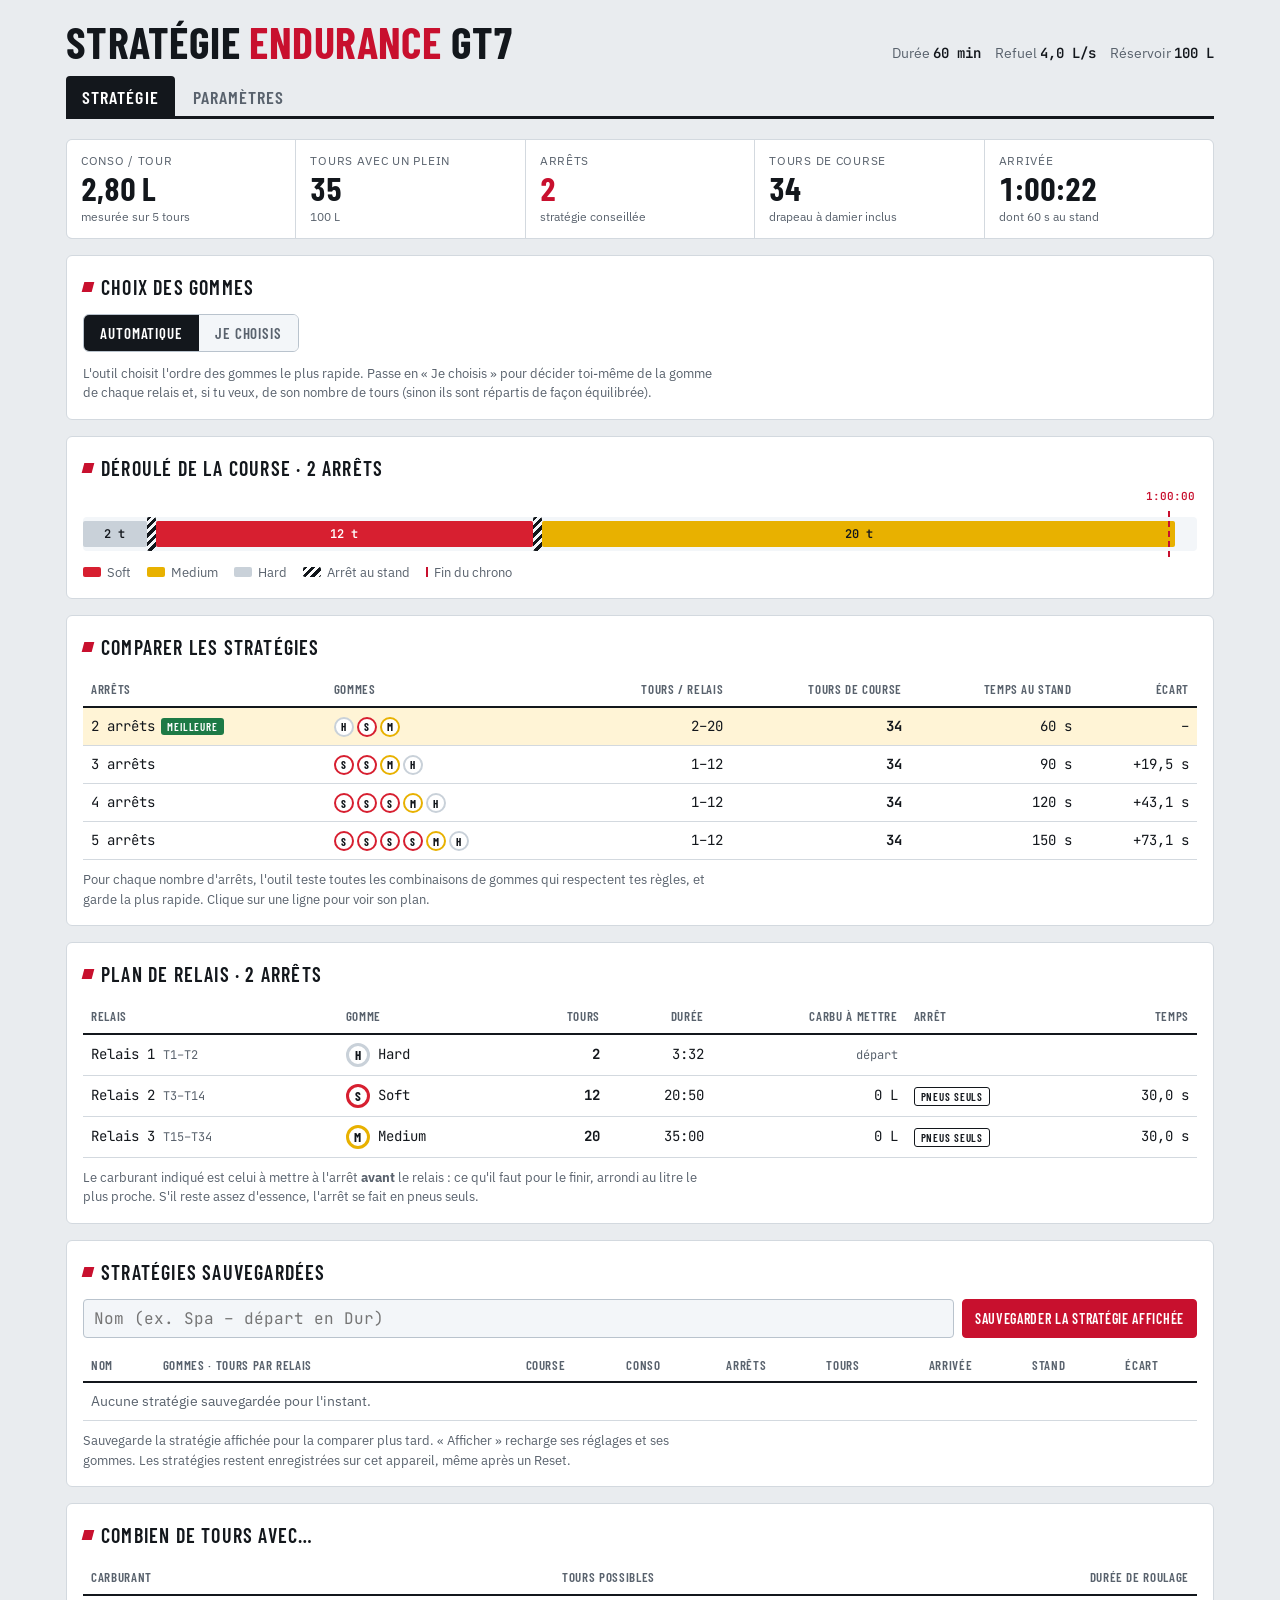
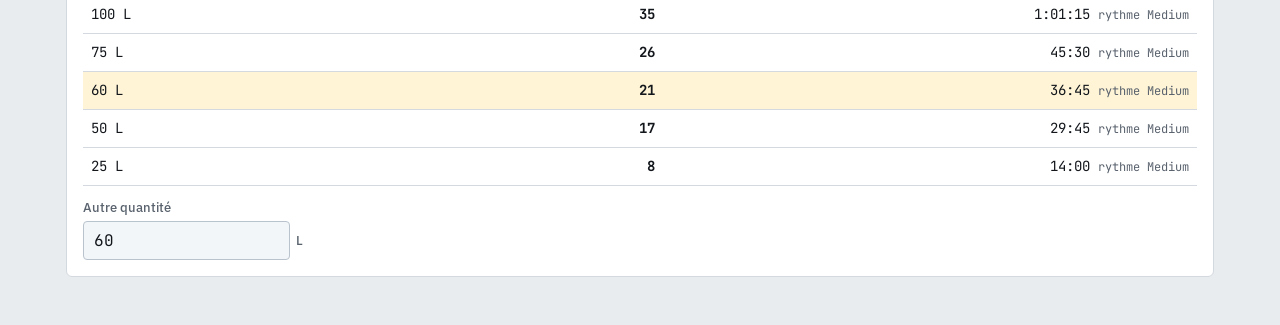
<file: index.html>
<!doctype html>
<html lang="fr">
<head>
<meta charset="utf-8">
<meta name="viewport" content="width=device-width,initial-scale=1,viewport-fit=cover">
<title>Stratégie Endurance GT7</title>
<meta name="description" content="Calculateur de stratégie d'endurance pour Gran Turismo 7 : conso, gommes, arrêts au stand.">
<meta name="theme-color" content="#e9ecef" media="(prefers-color-scheme: light)">
<meta name="theme-color" content="#11151a" media="(prefers-color-scheme: dark)">
<meta name="apple-mobile-web-app-capable" content="yes">
<meta name="mobile-web-app-capable" content="yes">
<meta name="apple-mobile-web-app-status-bar-style" content="default">
<meta name="apple-mobile-web-app-title" content="Strat GT7">
<link rel="manifest" href="manifest.webmanifest">
<link rel="apple-touch-icon" href="icons/apple-touch-icon.png">
<link rel="icon" type="image/png" sizes="192x192" href="icons/icon-192.png">
<link rel="preconnect" href="https://fonts.googleapis.com">
<link rel="preconnect" href="https://fonts.gstatic.com" crossorigin>
<link rel="stylesheet" href="https://fonts.googleapis.com/css2?family=Barlow+Condensed:wght@500;600;700&family=IBM+Plex+Sans:wght@400;500;600&family=JetBrains+Mono:wght@400;600&display=swap">
<style>
/* Mur des stands : deux onglets, Stratégie (lecture) et Paramètres (saisie) */
:root{
  --bg:#e9ecef; --surface:#ffffff; --fg:#13171c; --muted:#59626d; --line:#d3d9df;
  --accent:#c8102e; --accent-soft:#fbe6e9; --flag:#a87a00; --flag-soft:#fff4d6; --ok:#1d7a46; --ok-soft:#e1f3e8;
  --input:#f3f6f9; --input-line:#b9c3cd;
  --soft:#d71f30; --med:#e8b100; --hard:#c9d1d9;
  --f-display:"Barlow Condensed","Arial Narrow",sans-serif;
  --f-body:"IBM Plex Sans",system-ui,sans-serif;
  --f-mono:"JetBrains Mono",ui-monospace,Menlo,monospace;
}
@media (prefers-color-scheme:dark){:root:not([data-theme="light"]){
  --bg:#11151a; --surface:#1a2027; --fg:#e7ebef; --muted:#97a1ac; --line:#2c343e;
  --accent:#ff5468; --accent-soft:#3a1d24; --flag:#ffc833; --flag-soft:#3a3118; --ok:#4cc583; --ok-soft:#173226;
  --input:#11161c; --input-line:#3a4552; --soft:#ff4a5c; --med:#ffc833; --hard:#dfe5ea; color-scheme:dark}}
:root[data-theme="dark"]{
  --bg:#11151a; --surface:#1a2027; --fg:#e7ebef; --muted:#97a1ac; --line:#2c343e;
  --accent:#ff5468; --accent-soft:#3a1d24; --flag:#ffc833; --flag-soft:#3a3118; --ok:#4cc583; --ok-soft:#173226;
  --input:#11161c; --input-line:#3a4552; --soft:#ff4a5c; --med:#ffc833; --hard:#dfe5ea; color-scheme:dark}
*{box-sizing:border-box}
body{background:var(--bg);color:var(--fg);font-family:var(--f-body);font-size:15px;line-height:1.5}
.wrap{max-width:1180px;margin:0 auto;padding-block:20px 48px;padding-left:max(16px,env(safe-area-inset-left,0px));padding-right:max(16px,env(safe-area-inset-right,0px))}
header{display:flex;flex-wrap:wrap;align-items:flex-end;justify-content:space-between;gap:8px 16px;padding-bottom:12px}
h1{font-family:var(--f-display);font-weight:700;font-size:clamp(30px,5vw,44px);line-height:1;margin:0;text-transform:uppercase;letter-spacing:.01em}
h1 span{color:var(--accent)}
.meta{color:var(--muted);font-size:14px;display:flex;gap:6px 14px;flex-wrap:wrap}
.meta b{color:var(--fg);font-weight:600;font-family:var(--f-mono)}
nav.tabs{display:flex;gap:2px;border-bottom:3px solid var(--fg);margin-bottom:20px}
nav.tabs button{background:transparent;border:0;color:var(--muted);font:600 18px var(--f-display);text-transform:uppercase;letter-spacing:.06em;padding:10px 16px 8px;cursor:pointer;border-radius:4px 4px 0 0}
nav.tabs button[aria-selected=true]{background:var(--fg);color:var(--surface)}
nav.tabs button:hover:not([aria-selected=true]){color:var(--fg)}
.stack{display:flex;flex-direction:column;gap:16px;min-width:0}
.sr{position:absolute!important;width:1px;height:1px;overflow:hidden;clip:rect(0 0 0 0);white-space:nowrap}
.step h2{display:flex;align-items:center;gap:10px}
.step .num{display:inline-flex;align-items:center;justify-content:center;width:26px;height:26px;border-radius:50%;background:var(--accent);color:#fff;font:700 15px var(--f-display);flex:none}
.choix{display:flex;gap:0;border:1px solid var(--input-line);border-radius:6px;overflow:hidden;background:var(--input)}
.choix button{flex:1;background:transparent;color:var(--muted);border:0;padding:10px 8px;font:600 14px var(--f-display);text-transform:uppercase;letter-spacing:.04em;cursor:pointer;min-height:42px}
.choix button+button{border-left:1px solid var(--input-line)}
.choix button[aria-pressed=true]{background:var(--accent);color:#fff}
.choix button:focus-visible{outline:2px solid var(--accent);outline-offset:-2px}
.learn{border-color:var(--accent)}
.exnote{margin:0}
#v-par .two{align-items:stretch}
.tyretbl input[type=text]{min-width:0;width:100%}
@media (max-width:480px){.tyretbl .tn{display:none}.tyretbl td:not(:first-child){min-width:0}}
@media (max-width:400px){.tyretbl input{font-size:14px!important;padding:7px 5px!important;letter-spacing:-.03em}.tyretbl th,.tyretbl td{padding-left:3px!important;padding-right:3px!important}.tyretbl input[id$="-life"]{width:46px!important;min-width:0!important}}
.two{display:grid;grid-template-columns:repeat(2,minmax(0,1fr));gap:16px;align-items:start}
@media (max-width:860px){.two{grid-template-columns:minmax(0,1fr)}}
.panel{background:var(--surface);border:1px solid var(--line);border-radius:6px;padding:16px;min-width:0}
h2{font-family:var(--f-display);font-weight:600;font-size:20px;text-transform:uppercase;letter-spacing:.06em;margin:0 0 12px;display:flex;align-items:center;gap:8px;flex-wrap:wrap}
h2::before{content:"";width:10px;height:10px;background:var(--accent);transform:skewX(-15deg)}
.fields{display:grid;grid-template-columns:1fr 1fr;gap:12px}
.fields.three{grid-template-columns:1fr 1fr 1fr}
.fields .full{grid-column:1/-1}
@media (max-width:420px){.fields,.fields.three{grid-template-columns:1fr 1fr}}
label{display:flex;flex-direction:column;gap:4px;font-size:13px;color:var(--muted);font-weight:500;min-width:0}
input[type=number],input[type=text],select{font-family:var(--f-mono);font-size:15px;color:var(--fg);background:var(--input);border:1px solid var(--input-line);border-radius:4px;padding:8px 10px;width:100%;min-width:0}
input:focus-visible,select:focus-visible,button:focus-visible,tr:focus-visible{outline:2px solid var(--accent);outline-offset:1px}
.unit{display:flex;gap:6px;align-items:center}.unit span{font-size:13px;color:var(--muted);flex:none}
.hint{font-size:12px;color:var(--muted);font-weight:400}
.out{margin-top:12px;padding:10px 12px;background:var(--input);border-radius:4px;display:flex;flex-wrap:wrap;gap:6px 18px;font-size:14px;align-items:center}
.out b{font-family:var(--f-mono);font-weight:600}
.mono{font-family:var(--f-mono);font-variant-numeric:tabular-nums}
.kpis{display:grid;grid-template-columns:repeat(5,minmax(0,1fr));gap:1px;background:var(--line);border:1px solid var(--line);border-radius:6px;overflow:hidden}
@media (max-width:720px){.kpis{grid-template-columns:repeat(2,minmax(0,1fr))}.kpis .k:last-child{grid-column:1/-1}}
.k{background:var(--surface);padding:12px 14px;display:flex;flex-direction:column;gap:2px;min-width:0}
.k b{font-family:var(--f-display);font-size:32px;line-height:1.05;font-weight:700;font-variant-numeric:tabular-nums}
.k small{font-size:12px;color:var(--muted);text-transform:uppercase;letter-spacing:.06em}
.k i{font-style:normal;font-size:12px;color:var(--muted)}
.k.hot b{color:var(--accent)}
.tbl{overflow-x:auto}
table{width:100%;border-collapse:collapse;font-size:14px}
th{font-family:var(--f-display);text-transform:uppercase;letter-spacing:.05em;font-size:13px;font-weight:600;color:var(--muted);text-align:right;padding:6px 8px;border-bottom:2px solid var(--fg);white-space:nowrap}
th:first-child,td:first-child,.l{text-align:left}
td{padding:8px;border-bottom:1px solid var(--line);text-align:right;font-family:var(--f-mono);font-variant-numeric:tabular-nums;white-space:nowrap;vertical-align:middle}
td.lbl{font-family:var(--f-body);font-weight:500}
tr.pick{cursor:pointer}
tr.pick:hover td{background:var(--input)}
tr.sel td{background:var(--flag-soft)}
tr.pit td{background:var(--accent-soft);font-size:13px}
.tag{display:inline-block;font:600 11px var(--f-display);letter-spacing:.08em;text-transform:uppercase;padding:2px 6px;border-radius:3px;background:var(--ok);color:var(--surface);margin-left:6px;vertical-align:middle}
.tag.full{background:var(--fg);color:var(--surface);margin:0}
/* choix des gommes */
.modebar{display:inline-flex;border:1px solid var(--input-line);border-radius:6px;overflow:hidden;margin-bottom:12px}
.modebar button{background:var(--input);color:var(--muted);border:0;padding:9px 16px;font:600 15px var(--f-display);text-transform:uppercase;letter-spacing:.06em;cursor:pointer}
.modebar button[aria-pressed=true]{background:var(--fg);color:var(--surface)}
.relays{display:flex;flex-wrap:wrap;gap:8px;margin-bottom:10px}
.relay{display:flex;align-items:center;gap:6px;background:var(--input);border:1px solid var(--input-line);border-radius:6px;padding:5px 6px 5px 10px}
.relay .rl{font:600 13px var(--f-display);letter-spacing:.06em;color:var(--muted);min-width:22px}
.relay .pick3{display:flex;gap:3px}
.relay .pick3 button{background:transparent;border:2px solid transparent;border-radius:50%;padding:0;cursor:pointer;opacity:.35;line-height:0}
.relay .pick3 button[aria-pressed=true]{opacity:1;border-color:var(--fg)}
.relay .pick3 .chip{width:28px;height:28px;font-size:14px}
.relay .x{background:transparent;border:0;color:var(--muted);font-size:16px;cursor:pointer;padding:4px 6px}
.relay .x:hover{color:var(--accent)}
.relay .lt{display:inline-flex;flex-direction:row;align-items:center;gap:3px;margin:0;font:600 13px var(--f-display);color:var(--muted)}
.relay .lt input{width:58px;padding:5px 6px;font:600 15px var(--f-mono);text-align:right;background:var(--surface);color:var(--fg);border:1px solid var(--input-line);border-radius:4px}
.relay .lt input:not(:placeholder-shown){border-color:var(--accent);color:var(--fg)}
.relay .lt input::placeholder{color:var(--muted);opacity:.8}
.btnrow{display:flex;flex-wrap:wrap;gap:8px}
.mini{background:var(--input);color:var(--fg);border:1px solid var(--input-line);border-radius:4px;padding:7px 12px;font:600 14px var(--f-display);text-transform:uppercase;letter-spacing:.05em;cursor:pointer}
.mini.on{background:var(--accent);border-color:var(--accent);color:#fff}
.mini.armed{background:var(--flag);border-color:var(--flag);color:#13171c}
.note.bad{color:var(--accent)}
.ecoNote{display:block;margin-top:6px;color:var(--fg);font-weight:600}
.ecoBtn{margin-top:8px;padding:6px 12px;font-size:13px}
.tag.eco{background:var(--ok-soft,#e5f4ec);color:var(--ok,#1b7a4b)}
.saveline{display:flex;gap:8px;flex-wrap:wrap;margin-bottom:12px}
.saveline input{flex:1;min-width:200px}
.sv-acts{display:flex;gap:6px;justify-content:flex-end}
.sv-sub{display:block;font:400 12px var(--f-body);color:var(--muted)}
.modebar button:focus-visible,.relay button:focus-visible,.mini:focus-visible{outline:2px solid var(--accent);outline-offset:1px}
.tag.tyre{background:transparent;color:var(--fg);border:1px solid var(--fg);margin:0}
.chip{display:inline-flex;align-items:center;justify-content:center;width:24px;height:24px;border-radius:50%;font:700 13px var(--f-display);border:3px solid;background:var(--surface);color:var(--fg);flex:none;vertical-align:middle}
.chip.S{border-color:var(--soft)}.chip.M{border-color:var(--med)}.chip.H{border-color:var(--hard)}
.chips{display:inline-flex;gap:3px;vertical-align:middle;flex-wrap:wrap}
.chips .chip{width:20px;height:20px;font-size:11px;border-width:2.5px}
.note{font-size:13px;color:var(--muted);margin:10px 0 0;max-width:80ch}
.warn{border-left:4px solid var(--flag);background:var(--surface);padding:10px 14px;border-radius:4px;font-size:14px}
.example{display:inline-block;font:600 11px var(--f-display);letter-spacing:.08em;text-transform:uppercase;color:var(--flag);border:1px solid var(--flag);padding:1px 6px;border-radius:3px;margin-right:6px}
.reset{background:transparent;color:var(--fg);border:1px solid var(--input-line);border-radius:4px;padding:8px 14px;font:600 14px var(--f-display);text-transform:uppercase;letter-spacing:.06em;cursor:pointer}
.reset.armed{background:var(--flag);border-color:var(--flag);color:#13171c}
.tyretbl input[type=checkbox]{width:18px;height:18px;accent-color:var(--accent)}
label[hidden]{display:none}
.tyretbl td{padding:6px 6px}
.tyretbl input,.tyretbl select{padding:6px 8px;font-size:14px}
.tyretbl td:not(:first-child){min-width:84px}
/* frise */
.bar{position:relative;height:34px;background:var(--input);border-radius:4px;margin-top:4px}
.seg{position:absolute;top:4px;bottom:4px;border-radius:2px;display:flex;align-items:center;justify-content:center;font:600 12px var(--f-mono);color:#13171c;overflow:hidden}
.seg.S{background:var(--soft);color:#fff}.seg.M{background:var(--med)}.seg.H{background:var(--hard)}
.seg.pit{background:repeating-linear-gradient(135deg,var(--fg) 0 3px,transparent 3px 6px);top:0;bottom:0}
.flagline{position:absolute;top:-6px;bottom:-6px;width:0;border-left:2px dashed var(--accent);z-index:2}
.flaglbl{position:absolute;top:-22px;transform:translateX(-50%);font:600 11px var(--f-mono);color:var(--accent);white-space:nowrap}
.legend{display:flex;flex-wrap:wrap;gap:6px 16px;font-size:13px;color:var(--muted);margin-top:12px}
.legend span{display:inline-flex;align-items:center;gap:6px}
.sw{width:18px;height:10px;border-radius:2px;display:inline-block}

html{-webkit-text-size-adjust:100%}
body{margin:0;font-size:15px;-webkit-tap-highlight-color:transparent}
:root{padding-top:env(safe-area-inset-top,0px);padding-bottom:env(safe-area-inset-bottom,0px)}
input[type=number],input[type=text],select{font-size:16px}
[hidden]{display:none!important}
img{max-width:100%}
</style>
</head>
<body>
<div class="wrap">
<header>
  <h1>Stratégie <span>Endurance</span> GT7</h1>
  <div class="meta" id="meta"></div>
</header>
<nav class="tabs" role="tablist">
  <button role="tab" id="tab-strat" data-tab="strat">Stratégie</button>
  <button role="tab" id="tab-par" data-tab="par">Paramètres</button>
</nav>

<!-- ============ STRATÉGIE ============ -->
<section id="v-strat" class="stack">
  <div id="alert" class="warn" hidden></div>
  <div class="kpis" id="kpis"></div>
  <section class="panel" id="tyrePanel">
    <h2>Choix des gommes</h2>
    <div class="modebar" role="group" aria-label="Choix des gommes">
      <button type="button" data-mode="auto">Automatique</button>
      <button type="button" data-mode="manual">Je choisis</button>
    </div>
    <div id="manualBox" hidden>
      <div class="relays" id="relays"></div>
      <div class="btnrow">
        <button type="button" class="mini" data-act="add">+ Ajouter un relais</button>
        <button type="button" class="mini" data-act="hms">Dur → Medium → Soft</button>
        <button type="button" class="mini" data-act="smh">Soft → Medium → Dur</button>
        <button type="button" class="mini" data-act="best">Copier la conseillée</button>
      </div>
      <p class="note" id="manualNote"></p>
    </div>
    <p class="note" id="autoNote" style="margin-top:0">L'outil choisit l'ordre des gommes le plus rapide. Passe en « Je choisis » pour décider toi-même de la gomme de chaque relais et, si tu veux, de son nombre de tours (sinon ils sont répartis de façon équilibrée).</p>
  </section>
  <section class="panel">
    <h2 id="tlTitle">Déroulé de la course</h2>
    <div style="padding-top:18px"><div class="bar" id="bar"></div></div>
    <div class="legend"><span><i class="sw" style="background:var(--soft)"></i>Soft</span><span><i class="sw" style="background:var(--med)"></i>Medium</span><span><i class="sw" style="background:var(--hard)"></i>Hard</span><span><i class="sw" style="background:repeating-linear-gradient(135deg,var(--fg) 0 3px,transparent 3px 6px)"></i>Arrêt au stand</span><span><i class="sw" style="border-left:2px dashed var(--accent);width:2px;border-radius:0"></i>Fin du chrono</span></div>
  </section>
  <section class="panel">
    <h2>Comparer les stratégies</h2>
    <div class="tbl"><table style="min-width:620px">
      <thead><tr><th>Arrêts</th><th class="l">Gommes</th><th>Tours / relais</th><th>Tours de course</th><th>Temps au stand</th><th>Écart</th></tr></thead>
      <tbody id="strats"></tbody>
    </table></div>
    <p class="note">Pour chaque nombre d'arrêts, l'outil teste toutes les combinaisons de gommes qui respectent tes règles, et garde la plus rapide. Clique sur une ligne pour voir son plan.</p>
  </section>
  <section class="panel">
    <h2 id="planTitle">Plan de relais</h2>
    <div class="tbl"><table style="min-width:520px">
      <thead><tr><th>Relais</th><th class="l">Gomme</th><th>Tours</th><th>Durée</th><th>Carbu à mettre</th><th class="l">Arrêt</th><th>Temps</th></tr></thead>
      <tbody id="plan"></tbody>
    </table></div>
    <p class="note">Le carburant indiqué est celui à mettre à l'arrêt <b>avant</b> le relais : ce qu'il faut pour le finir, arrondi au litre le plus proche. S'il reste assez d'essence, l'arrêt se fait en pneus seuls.</p>
  </section>
  <section class="panel">
    <h2>Stratégies sauvegardées</h2>
    <div class="saveline">
      <input type="text" id="saveName" maxlength="40" placeholder="Nom (ex. Spa – départ en Dur)" aria-label="Nom de la stratégie">
      <button type="button" class="mini on" id="saveBtn">Sauvegarder la stratégie affichée</button>
    </div>
    <div class="tbl"><table style="min-width:760px">
      <thead><tr><th class="l">Nom</th><th class="l">Gommes · tours par relais</th><th>Course</th><th>Conso</th><th>Arrêts</th><th>Tours</th><th>Arrivée</th><th>Stand</th><th>Écart</th><th></th></tr></thead>
      <tbody id="saved"></tbody>
    </table></div>
    <p class="note" id="savedNote">Sauvegarde la stratégie affichée pour la comparer plus tard. « Afficher » recharge ses réglages et ses gommes. Les stratégies restent enregistrées sur cet appareil, même après un Reset.</p>
  </section>
  <section class="panel">
    <h2>Combien de tours avec…</h2>
    <div class="tbl"><table><thead><tr><th>Carburant</th><th>Tours possibles</th><th>Durée de roulage</th></tr></thead><tbody id="auto"></tbody></table></div>
    <div style="max-width:220px;margin-top:12px"><label>Autre quantité<span class="unit"><input type="number" id="qty" min="1" step="1"><span>L</span></span></label></div>
  </section>
</section>

<!-- ============ PARAMÈTRES ============ -->
<section id="v-par" class="stack" hidden>
  <p class="note exnote" id="exNote"><span class="example">Valeurs d'exemple</span>Remplace-les par tes chiffres.</p>
  <div class="two">
    <section class="panel step">
      <h2><b class="num">1</b>La course</h2>
      <div class="fields">
        <div class="full choix" data-for="mode" role="group" aria-label="Type de course"><button type="button" data-v="time">À la durée</button><button type="button" data-v="laps">Au nombre de tours</button></div>
        <select id="mode" class="sr" tabindex="-1" aria-hidden="true"><option value="time">À la durée</option><option value="laps">Au nombre de tours</option></select>
        <label id="w-duree">Durée<span class="unit"><input type="number" inputmode="numeric" id="duree" min="1" step="1"><span>min</span></span></label>
        <label id="w-laps" hidden>Nombre de tours<span class="unit"><input type="number" inputmode="numeric" id="laps" min="1" step="1"><span>tours</span></span></label>
        <label>Gommes différentes<select id="nReq"><option value="1">1 suffit</option><option value="2">2 minimum</option><option value="3">3 minimum</option></select></label>
        <label>Réservoir<span class="unit"><input type="number" inputmode="numeric" id="tank" min="1" step="1"><span>L</span></span></label>
        <label>Essence au départ<span class="unit"><input type="number" inputmode="numeric" id="start" min="0" step="1"><span>L</span></span></label>
      </div>
    </section>
    <section class="panel step">
      <h2><b class="num">2</b>Ta conso</h2>
      <div class="choix" data-for="consMode" role="group" aria-label="Ta conso"><button type="button" data-v="avg">Je la connais</button><button type="button" data-v="mesure">Je la mesure</button></div>
      <select id="consMode" class="sr" tabindex="-1" aria-hidden="true"><option value="mesure">Je la mesure</option><option value="avg">Je la connais</option></select>
      <div class="fields" style="margin-top:12px">
        <label id="w-cAvg" hidden class="full">Conso moyenne par tour<span class="unit"><input type="text" inputmode="decimal" autocomplete="off" id="cAvg" placeholder="7,5"><span>L/tour</span></span></label>
        <label class="w-mes">Essence au début<span class="unit"><input type="text" inputmode="decimal" autocomplete="off" id="mDeb"><span>L</span></span></label>
        <label class="w-mes">Essence à la fin<span class="unit"><input type="text" inputmode="decimal" autocomplete="off" id="mFin"><span>L</span></span></label>
        <label class="w-mes full">Tours roulés entre les deux<input type="number" inputmode="numeric" id="mTours" min="1" step="1"></label>
      </div>
      <div class="out" id="consoOut"></div>
      <p class="note w-mes">Roule 3 à 5 tours lancés et note la jauge avant et après. Réservoir de 100 L : 1 % = 1 L.</p>
    </section>
    <section class="panel step">
      <h2><b class="num">3</b>Tes gommes</h2>
      <div class="tbl"><table class="tyretbl" style="min-width:0">
        <thead><tr><th class="l">Gomme</th><th>Temps au tour</th><th>Vie</th><th>Imposée</th></tr></thead>
        <tbody id="tyres"></tbody>
      </table></div>
      <p class="note">Temps au tour <b>moyen</b> (m:ss.sss). Vie = nombre de tours avant que l'usure coûte trop cher.</p>
      <p class="note" id="ruleNote"></p>
    </section>
    <section class="panel step">
      <h2><b class="num">4</b>Le stand</h2>
      <div class="choix" data-for="pitMode" role="group" aria-label="Temps d'arrêt"><button type="button" data-v="rate">Selon l'essence</button><button type="button" data-v="fixed">Temps fixes</button></div>
      <select id="pitMode" class="sr" tabindex="-1" aria-hidden="true"><option value="rate">Selon l'essence</option><option value="fixed">Temps fixes</option></select>
      <div class="fields" style="margin-top:12px">
        <label>Arrêt pneus seuls<span class="unit"><input type="number" inputmode="numeric" id="pitTyre" min="1" step="1"><span>s</span></span><span class="hint">temps perdu, sans essence</span></label>
        <label id="w-rate">Refuel rate du salon<span class="unit"><input type="text" inputmode="decimal" autocomplete="off" id="rate"><span>L/s</span></span></label>
        <label id="w-pitFull">Arrêt complet<span class="unit"><input type="number" inputmode="numeric" id="pitFull" min="1" step="1"><span>s</span></span><span class="hint">plein + pneus</span></label>
      </div>
      <div class="out" id="pitOut"></div>
      <p class="note">Temps perdu = ton tour avec l'arrêt moins un tour normal.</p>
    </section>
  </div>
  <div style="display:flex;gap:12px;align-items:center;flex-wrap:wrap"><button type="button" class="reset" id="reset">Reset</button><span class="hint">Remet les valeurs d'exemple.</span></div>
</section>
</div>

<script>
const COMPS=[{k:"S",name:"Soft"},{k:"M",name:"Medium"},{k:"H",name:"Hard"}];
const CN={S:"Soft",M:"Medium",H:"Hard"};
const DEF={mode:"time",duree:60,laps:35,tank:100,start:100,rate:4,mDeb:100,mFin:86,mTours:5,consMode:"mesure",cAvg:"",pitMode:"rate",pitFull:50,pitTyre:30,qty:60,nReq:3,manual:false,seq:[],lapsFix:[],
  S:{lap:"1:44.200",life:12,req:true},M:{lap:"1:45.000",life:20,req:true},H:{lap:"1:45.900",life:30,req:true}};
const clone=o=>JSON.parse(JSON.stringify(o));
let S=clone(DEF),tab="strat",selN=null;
try{const o=JSON.parse(localStorage.getItem("gt7-endu-v1")||"null");if(o&&o.S){const d=clone(DEF);S=Object.assign(d,o.S);COMPS.forEach(c=>S[c.k]=Object.assign(clone(DEF[c.k]),o.S[c.k]||{}));tab=o.tab||tab}}catch(e){}
const save=()=>{try{localStorage.setItem("gt7-endu-v1",JSON.stringify({S,tab}))}catch(e){}};
const $=id=>document.getElementById(id);
const num=v=>v===""||v==null?NaN:typeof v==="number"?v:parseFloat(String(v).replace(",","."));
function parseLap(s){s=String(s??"").trim().replace(",",".");const m=s.match(/^(\d+):(\d{1,2}(?:\.\d+)?)$/);return m?+m[1]*60+ +m[2]:num(s)}
const fin=x=>typeof x==="number"&&isFinite(x);
const f1=x=>fin(x)?(Math.round(x*10)/10).toLocaleString("fr-FR",{minimumFractionDigits:1,maximumFractionDigits:1}):"–";
const f2=x=>fin(x)?x.toLocaleString("fr-FR",{minimumFractionDigits:2,maximumFractionDigits:2}):"–";
const f0=x=>fin(x)?Math.round(x).toLocaleString("fr-FR"):"–";
function clock(sec){if(!fin(sec))return"–";sec=Math.max(0,Math.round(sec));const h=Math.floor(sec/3600),m=Math.floor(sec%3600/60),s=sec%60;return h?`${h}:${String(m).padStart(2,"0")}:${String(s).padStart(2,"0")}`:`${m}:${String(s).padStart(2,"0")}`}
const chip=k=>`<span class="chip ${k}" title="${CN[k]}">${k}</span>`;
const plural=(n,w)=>`${n} ${w}${n>1?"s":""}`;
const MAX=999;

/* ---- formulaire ---- */
$("tyres").innerHTML=COMPS.map(c=>`<tr><td class="lbl">${chip(c.k)} <span class="tn">${c.name}</span></td>
  <td><input type="text" id="${c.k}-lap" inputmode="decimal" aria-label="Temps au tour ${c.name}"></td>
  <td><input type="number" id="${c.k}-life" min="1" step="1" aria-label="Vie ${c.name} en tours"></td>
  <td class="l"><input type="checkbox" id="${c.k}-req" aria-label="${c.name} obligatoire"></td></tr>`).join("");
const FIELDS=["mode","duree","laps","tank","start","rate","consMode","cAvg","mDeb","mFin","mTours","pitMode","pitFull","pitTyre","qty","nReq"];
function fillForm(){FIELDS.forEach(f=>$(f).value=S[f]);COMPS.forEach(c=>{["lap","life"].forEach(f=>$(`${c.k}-${f}`).value=S[c.k][f]);$(`${c.k}-req`).checked=!!S[c.k].req})}
document.addEventListener("input",e=>{const el=e.target,id=el.id;if(!id)return;
  if(FIELDS.includes(id)){S[id]=el.value;
    // passage à « je tape ma conso » : on part de la conso mesurée
    if(id==="consMode"&&el.value==="avg"&&!(num(S.cAvg)>0)){const c=(num(S.mDeb)-num(S.mFin))/num(S.mTours);if(c>0){S.cAvg=String(Math.round(c*100)/100);$("cAvg").value=S.cAvg}}}
  else{const m=id.match(/^([SMH])-(lap|life|req)$/);if(!m)return;S[m[1]][m[2]]=el.type==="checkbox"?el.checked:el.value}
  selN=null;save();render()});
function syncSeg(){document.querySelectorAll(".choix").forEach(g=>{const v=S[g.dataset.for];
  g.querySelectorAll("button").forEach(b=>b.setAttribute("aria-pressed",String(b.dataset.v===String(v))))})}
document.addEventListener("click",e=>{const b=e.target.closest&&e.target.closest(".choix button");if(!b)return;
  const sel=$(b.closest(".choix").dataset.for);if(sel.value===b.dataset.v)return;sel.value=b.dataset.v;sel.dispatchEvent(new Event("input",{bubbles:true}))});
let armed=false;
$("reset").addEventListener("click",()=>{const b=$("reset");
  if(!armed){armed=true;b.classList.add("armed");b.textContent="Confirmer le reset";setTimeout(()=>{if(armed){armed=false;b.classList.remove("armed");b.textContent="Reset"}},5000);return}
  armed=false;b.classList.remove("armed");b.textContent="Reset";S=clone(DEF);selN=null;save();fillForm();render()});

/* ---- calculs ---- */
function derive(){
  const P={mode:S.mode,T:num(S.duree)*60,L:Math.floor(num(S.laps)),tank:num(S.tank),start:Math.min(num(S.start),num(S.tank)),
    rate:num(S.rate),pitMode:S.pitMode,pitFull:num(S.pitFull),pitTyre:num(S.pitTyre),nReq:+S.nReq};
  P.cAvg=S.consMode==="avg";  // conso tapée directement, sinon mesurée (début − fin) ÷ tours
  P.c0=P.cAvg?num(S.cAvg):(num(S.mDeb)-num(S.mFin))/num(S.mTours);
  P.c=P.c0;   // conso avec les réglages du salon de la course
  P.comps=COMPS.map(c=>{const x=S[c.k],life=Math.floor(num(x.life));
    return{k:c.k,lap:parseLap(x.lap),req:!!x.req,life:Math.min(MAX,life),life0:life}});
  P.fuelCap=x=>P.c>0?Math.min(MAX,Math.floor(x/P.c+1e-9)):MAX;
  P.stopTime=add=>P.pitMode==="rate"?P.pitTyre+add/P.rate:(add>0?P.pitFull:P.pitTyre);
  const bad=[];
  if(P.mode==="time"&&!(P.T>0))bad.push("la durée de course");
  if(P.mode==="laps"&&!(P.L>0))bad.push("le nombre de tours");
  if(!(P.tank>0)||!(num(S.start)>=0))bad.push("le réservoir et le carburant au départ");
  if(!(P.c0>0))bad.push(P.cAvg?"la conso moyenne par tour":"la mesure de conso (carburant au début plus grand qu'à la fin, au moins 1 tour)");
  P.comps.forEach(c=>{if(!(c.lap>0))bad.push(`le temps au tour ${CN[c.k]}`);if(!(c.life0>=1))bad.push(`la vie ${CN[c.k]} (au moins 1 tour)`)});
  if(!(P.pitTyre>0))bad.push("le temps de changement de pneus uniquement (Stand) : il ne peut pas être à 0 s, sinon les arrêts pneus seuls deviennent gratuits");
  if(P.pitMode==="rate"&&!(P.rate>0))bad.push("le refuel rate");
  if(P.pitMode==="fixed"&&!(P.pitFull>0))bad.push("le temps d'arrêt complet (Stand) : il ne peut pas être à 0 s");
  P.bad=bad;return P;
}
// séquences de k relais qui respectent les règles ; chaque gomme utilisée peut ouvrir, la suite va de la plus rapide à la plus lente
function sequences(k,P){const out=[],C=P.comps;
  for(let a=0;a<=k;a++)for(let b=0;a+b<=k;b++){const counts=[a,b,k-a-b];
    if(C.some((c,j)=>c.req&&counts[j]<1))continue;
    if(counts.filter(x=>x>0).length<P.nReq)continue;
    const flat=[];C.forEach((c,j)=>{for(let x=0;x<counts[j];x++)flat.push(c)});flat.sort((p,q)=>p.lap-q.lap);
    const seen=new Set();flat.forEach((f,fi)=>{if(seen.has(f.k))return;seen.add(f.k);const rest=flat.slice();rest.splice(fi,1);out.push([f,...rest])})}
  return out}
// répartit L tours : 1 tour mini par relais, puis on remplit d'abord les gommes les plus rapides
function simulate(seq,caps,L,P,bal){
  const k=seq.length,s=caps.map(()=>1);let rem=L-k;
  if(bal){// gommes choisies : tours répartis au plus égal entre les relais
    while(rem>0){let j=-1;for(let i=0;i<k;i++)if(s[i]<caps[i]&&(j<0||s[i]<s[j]))j=i;if(j<0)break;s[j]++;rem--}}
  else{const order=seq.map((g,i)=>i).sort((a,b)=>seq[a].lap-seq[b].lap||caps[b]-caps[a]);
    for(const i of order){const a=Math.min(caps[i]-s[i],rem);s[i]+=a;rem-=a;if(!rem)break}}
  let fuel=P.start,drive=0,pits=0,lapNo=1;const rows=[];
  for(let i=0;i<k;i++){
    let stop=null;
    if(i){const need=s[i]*P.c-fuel;const add=need>1e-9?Math.min(need,P.tank-fuel):0;
      const t=P.stopTime(add);fuel+=add;pits+=t;stop={add,full:add>0,t}}
    const d=s[i]*seq[i].lap;rows.push({i,g:seq[i].k,laps:s[i],from:lapNo,to:lapNo+s[i]-1,dur:d,start:drive+pits,stop});
    lapNo+=s[i];drive+=d;fuel-=s[i]*P.c;
  }
  return{seq,s,rows,drive,pits,time:drive+pits,laps:L};
}
function bestForSeq(seq,P,bal){
  const caps=seq.map((g,i)=>Math.min(i?P.fuelCap(P.tank):P.fuelCap(P.start),g.life));
  if(caps.some(c=>c<1))return null;
  const k=seq.length,sum=caps.reduce((a,b)=>a+b,0);
  if(P.mode==="laps")return P.L>=k&&P.L<=sum?simulate(seq,caps,P.L,P,bal):null;
  // course à la durée : tours de course = premier passage sur la ligne après la fin du chrono
  if(simulate(seq,caps,sum,P,bal).time<P.T)return null;
  let lo=k,hi=sum;while(lo<hi){const m=Math.floor((lo+hi)/2);if(simulate(seq,caps,m,P,bal).time>=P.T)hi=m;else lo=m+1}
  return simulate(seq,caps,lo,P,bal);
}
// temps et carburant d'un plan dont on connaît les tours de chaque relais (s)
function runPlan(seq,s,P,cs){
  const k=seq.length;let fuel=P.start,drive=0,pits=0,lapNo=1;const rows=[];
  for(let i=0;i<k;i++){
    let stop=null;const c=cs&&cs[i]>0?cs[i]:P.c;
    if(i){const need=s[i]*c-fuel;const add=need>1e-9?Math.min(need,P.tank-fuel):0;
      const t=P.stopTime(add);fuel+=add;pits+=t;stop={add,full:add>0,t}}
    const d=s[i]*seq[i].lap;rows.push({i,g:seq[i].k,laps:s[i],from:lapNo,to:lapNo+s[i]-1,dur:d,start:drive+pits,stop,eco:c<P.c-1e-9?c:null});
    lapNo+=s[i];drive+=d;fuel=Math.max(0,fuel-s[i]*c);
  }
  return{seq,s,rows,drive,pits,time:drive+pits,laps:s.reduce((a,b)=>a+b,0)}}
// mode « Je choisis » avec des tours imposés : les relais sans nombre se partagent le reste au plus égal
function fixedPlan(seq,fix,P,force){
  const k=seq.length,fuelCaps=seq.map((g,i)=>i?P.fuelCap(P.tank):P.fuelCap(P.start)),caps=seq.map((g,i)=>Math.min(fuelCaps[i],g.life));
  const isFix=i=>fix[i]>0,errs=[],cs=seq.map(()=>null),eco=[];
  for(let i=0;i<k;i++)if(isFix(i)&&fix[i]>fuelCaps[i]){
    errs.push(`R${i+1} : ${fix[i]} tours, mais ${i?"un plein":"l'essence du départ"} ne tient que ${fuelCaps[i]} tours`);
    // validé quand même : tu économises (short shift, lift & coast) pour tenir les tours avec ce que tu as
    const avail=i?P.tank:P.start;cs[i]=avail/fix[i];eco.push({i,laps:fix[i],c:cs[i],pct:P.c>0?(1-cs[i]/P.c)*100:0})}
  if(errs.length&&!force)return{err:errs.join(" ; "),fuel:true};
  if(eco.some(e=>!(e.c>0)))return{err:"impossible sans essence au départ"};
  const auto=seq.map((g,i)=>!isFix(i)),nAuto=auto.filter(Boolean).length,sumFix=fix.reduce((a,f,i)=>a+(isFix(i)?f:0),0);
  if(seq.some((g,i)=>auto[i]&&caps[i]<1))return null;
  const capAuto=seq.reduce((a,g,i)=>a+(auto[i]?caps[i]:0),0);
  const run=L=>{const s=seq.map((g,i)=>auto[i]?1:fix[i]);let rem=L-s.reduce((a,b)=>a+b,0);
    while(rem>0){let j=-1;for(let i=0;i<k;i++)if(auto[i]&&s[i]<caps[i]&&(j<0||s[i]<s[j]))j=i;if(j<0)break;s[j]++;rem--}
    return runPlan(seq,s,P,cs)};
  const lifeWarn=seq.map((g,i)=>isFix(i)&&fix[i]>g.life?`R${i+1} dépasse la vie du ${CN[g.k]} (${g.life} tours)`:null).filter(Boolean);
  const done=r=>{r.eco=eco;if(lifeWarn.length)r.warn=(r.warn?r.warn+" ; ":"")+lifeWarn.join(" ; ");return r};
  if(P.mode==="laps"){
    if(!nAuto){const r=runPlan(seq,fix.slice(0,k),P,cs);if(r.laps!==P.L)r.warn=r.laps<P.L?`tes relais font ${r.laps} tours, il en manque ${P.L-r.laps} pour finir la course`:`tes relais font ${r.laps} tours, ${r.laps-P.L} de trop`;return done(r)}
    if(P.L<sumFix+nAuto)return{err:`les tours imposés (${sumFix}) ne laissent pas au moins 1 tour aux autres relais (course de ${P.L} tours)`};
    if(P.L>sumFix+capAuto)return{err:`les autres relais ne peuvent pas faire les ${P.L-sumFix} tours restants (carburant ou vie des gommes) : ajoute un relais ou augmente les tours imposés`};
    return done(run(P.L))}
  // course à la durée : on s'arrête au premier passage sur la ligne après la fin du chrono
  if(!nAuto){const r=runPlan(seq,fix.slice(0,k),P,cs);
    if(r.time<P.T){const last=seq[k-1].lap,miss=Math.ceil((P.T-r.time)/last);r.warn=`le chrono n'est pas fini à la fin de tes relais : il manque environ ${miss} tour${miss>1?"s":""}`}
    else{let t=0,n=0;for(const x of r.rows){if(x.stop)t+=x.stop.t;for(let j=0;j<x.laps;j++){t+=seq[x.i].lap;n++;if(t>=P.T)break}if(t>=P.T)break}
      if(n<r.laps)r.warn=`la course s'arrête au T${n} : les ${r.laps-n} derniers tours prévus ne seront pas roulés`}
    return done(r)}
  const lo0=sumFix+nAuto,hi0=sumFix+capAuto;
  if(run(hi0).time<P.T)return{err:"les autres relais ne tiennent pas jusqu'à la fin du chrono : ajoute un relais ou augmente les tours imposés"};
  let lo=lo0,hi=hi0;while(lo<hi){const m=Math.floor((lo+hi)/2);if(run(m).time>=P.T)hi=m;else lo=m+1}
  return done(run(lo))}
const better=(a,b,P)=>!b||(P.mode==="laps"?a.time<b.time:a.laps>b.laps||a.laps===b.laps&&a.time<b.time);
function solve(k,P){let best=null;for(const seq of sequences(k,P)){const r=bestForSeq(seq,P);if(r&&better(r,best,P))best=r}return best}

/* ---- affichage ---- */
function render(){
  document.querySelectorAll("nav.tabs button").forEach(b=>b.setAttribute("aria-selected",b.dataset.tab===tab));
  $("v-strat").hidden=tab!=="strat";$("v-par").hidden=tab!=="par";
  $("w-duree").hidden=S.mode!=="time";$("w-laps").hidden=S.mode!=="laps";$("w-pitFull").hidden=S.pitMode!=="fixed";$("w-rate").hidden=S.pitMode!=="rate";syncSeg();
  // « Valeurs d'exemple » : seulement tant que les réglages n'ont pas été changés
  $("exNote").hidden=!(["duree","laps","tank","start","mDeb","mFin","mTours","rate","pitTyre","pitFull","cAvg"].every(k=>String(S[k])===String(DEF[k]))&&COMPS.every(c=>String(S[c.k].lap)===DEF[c.k].lap&&String(S[c.k].life)===String(DEF[c.k].life)));
  $("w-cAvg").hidden=S.consMode!=="avg";document.querySelectorAll(".w-mes").forEach(e=>e.hidden=S.consMode==="avg");
  const P=derive();
  $("meta").innerHTML=`<span>${P.mode==="time"?`Durée <b>${f0(num(S.duree))} min</b>`:`Course <b>${f0(P.L)} tours</b>`}</span><span>Refuel <b>${f1(P.rate)} L/s</b></span><span>Réservoir <b>${f0(P.tank)} L</b></span>`;
  // sorties de l'onglet Paramètres
  $("consoOut").innerHTML=P.c0>0?`<span>Conso : <b>${f2(P.c)} L/tour</b></span><span>Plein de ${f0(P.tank)} L : <b>${P.c>0?Math.floor(P.tank/P.c+1e-9)+" tours":"illimité"}</b></span>`:`<span>${P.cAvg?"Tape ta conso moyenne par tour, en litres.":"Entre le carburant au début, à la fin et le nombre de tours."}</span>`;
  $("pitOut").innerHTML=P.pitMode==="rate"
    ?(P.rate>0?`<span>Pneus seuls : <b>${f0(P.pitTyre)} s</b></span><span>+ 50 L : <b>${f1(P.stopTime(50))} s</b></span><span>Plein de ${f0(P.tank)} L : <b>${f1(P.stopTime(P.tank))} s</b></span>`:"<span>Entre le refuel rate dans les réglages du salon.</span>")
    :`<span>Avec carburant : <b>${f0(P.pitFull)} s</b></span><span>Pneus seuls : <b>${f0(P.pitTyre)} s</b></span><span class="hint">le refuel rate n'est pas utilisé</span>`;
  const reqs=P.comps.filter(c=>c.req).map(c=>CN[c.k]);
  const kmin=Math.max(1,reqs.length,P.nReq);
  $("ruleNote").textContent=`Règle appliquée : ${reqs.length?`au moins un relais en ${reqs.join(", ")}`:"aucune gomme imposée"}${P.nReq>1?`, et ${P.nReq} gommes différentes minimum`:""}. Il faut donc ${plural(kmin-1,"arrêt")} au minimum. Un train neuf est monté à chaque arrêt.`;
  // autonomie
  const L=num(S.qty),qs=[100,75,50,25].filter(q=>q<=P.tank);if(L>0&&!qs.includes(L))qs.push(L);qs.sort((a,b)=>b-a);
  const mid=P.comps.find(c=>c.k==="M");
  $("auto").innerHTML=qs.map(q=>{const t=P.c>0?Math.floor(q/P.c+1e-9):null;return`<tr${q===L?' class="sel"':""}><td>${q} L</td><td><b>${t===null?"illimité":t}</b></td><td>${t===null?"–":clock(t*mid.lap)} <span class="hint">rythme Medium</span></td></tr>`}).join("");
  const al=$("alert"),clear=()=>["kpis","strats","plan","bar"].forEach(i=>$(i).innerHTML="");
  if(P.bad.length){al.hidden=false;al.innerHTML=`Complète dans Paramètres : ${P.bad.join(", ")}.`;clear();return}
  // stratégies
  const list=[];let first=null;
  for(let k=kmin;k<=25;k++){if(first!==null&&k>first+3)break;const r=solve(k,P);if(r){if(first===null)first=k;list.push(r)}}
  // gommes choisies à la main
  document.querySelectorAll("#tyrePanel .modebar button").forEach(b=>b.setAttribute("aria-pressed",(b.dataset.mode==="manual")===!!S.manual));
  $("manualBox").hidden=!S.manual;$("autoNote").hidden=!!S.manual;
  let manualR=null;
  if(S.manual){renderRelays();const seq=(S.seq||[]).map(k=>P.comps.find(c=>c.k===k)).filter(Boolean);
    const fix=(S.lapsFix||[]).slice(0,seq.length),anyFix=fix.some(f=>f>0);let fixErr=null;
    let fuelErr=false;if(anyFix&&seq.length){const fr=fixedPlan(seq,fix,P,!!S.fuelSave);if(fr&&fr.err){fixErr=fr.err;fuelErr=!!fr.fuel;manualR=null}else manualR=fr}
    else manualR=seq.length?bestForSeq(seq,P,true):null;
    const warn=manualCheck(P),mn=$("manualNote");
    document.querySelectorAll("#relays input[data-fix]").forEach(inp=>{const i=+inp.dataset.fix;inp.placeholder=manualR&&!(fix[i]>0)?String(manualR.s[i]):"auto"});
    if(fixErr){mn.className="note bad";mn.textContent="Impossible avec ces tours : "+fixErr+". En attendant, la stratégie conseillée est affichée.";
      if(fuelErr){const b=document.createElement("button");b.type="button";b.className="reset ecoBtn";b.textContent="Valider quand même : j'économise";
        b.addEventListener("click",()=>{S.fuelSave=true;save();render()});mn.append(" ",b)}
      else if(S.fuelSave){const b=document.createElement("button");b.type="button";b.className="reset ecoBtn";b.textContent="Annuler l'économie";
        b.addEventListener("click",()=>{S.fuelSave=false;save();render()});mn.append(" ",b)}}
    else if(!manualR){mn.className="note bad";mn.textContent=(P.mode==="laps"&&seq.length>P.L)?"Trop de relais pour le nombre de tours de la course.":`Ces ${seq.length} relais ne suffisent pas : la vie des gommes ou le carburant ne tiennent pas assez de tours. Ajoute un relais ou change les gommes. En attendant, la stratégie conseillée est affichée.`}
    else{mn.className="note"+(warn.length?" bad":"");mn.textContent=(warn.length?"Attention, ne respecte pas tes règles : "+warn.join(", ")+". ":"")+(anyFix?`Tours imposés sur ${fix.map((f,i)=>f>0?"R"+(i+1):null).filter(Boolean).join(", ")}${fix.filter(f=>f>0).length<seq.length?", les autres relais se partagent le reste au plus égal":""}.`+(manualR.warn?" Attention : "+manualR.warn+".":""):`Tours répartis au plus égal entre tes ${seq.length} relais. Tape un nombre dans la case « t » d'un relais pour imposer ses tours.`);
      const eco=manualR.eco||[];
      if(eco.length){const p=document.createElement("span");p.className="ecoNote";
        p.textContent="Validé en économie : "+eco.map(e=>`R${e.i+1} en ${e.laps} tours, vise ${f2(e.c)} L/tour au lieu de ${f2(P.c)} (−${f1(e.pct)} %)`).join(" ; ")+". L'écran Pilote te donnera la conso à viser pendant le relais."+(eco.some(e=>e.pct>12)?" C'est une grosse économie : vérifie-la en essais.":"");
        const b=document.createElement("button");b.type="button";b.className="reset ecoBtn";b.textContent="Annuler l'économie";
        b.addEventListener("click",()=>{S.fuelSave=false;save();render()});mn.append(" ",p," ",b)}}}
  if(!list.length&&!manualR){al.hidden=false;al.textContent=P.mode==="laps"?"Aucune stratégie possible : vérifie la conso, le réservoir et la vie des gommes par rapport au nombre de tours.":"Aucune stratégie possible : un relais ne peut pas tenir assez de tours. Vérifie la conso, le réservoir et la vie des gommes.";clear();return}
  al.hidden=true;
  let best=list[0];for(const r of list)if(better(r,best,P))best=r;
  if(!best)best=manualR;lastBest=best;
  const nStops=r=>r.seq.length-1;
  if(selN===null||!list.find(r=>nStops(r)===selN))selN=nStops(best);
  const useManual=!!(S.manual&&manualR);
  const sel=useManual?manualR:list.find(r=>nStops(r)===selN)||best;lastSel=sel;lastP=P;
  const manualRow=manualR?(()=>{const r=manualR,mn=Math.min(...r.s),mx=Math.max(...r.s),d=r.laps-best.laps;
    const gap=d!==0?`${d>0?"+":""}${d} tour${Math.abs(d)>1?"s":""}`:r.time>best.time+0.05?`+${f1(r.time-best.time)} s`:"–";
    return`<tr class="pick${useManual?" sel":""}" data-n="m" tabindex="0"><td>${plural(nStops(r),"arrêt")}<span class="tag" style="background:var(--fg)">Mon choix</span></td><td class="l"><span class="chips">${r.seq.map(g=>chip(g.k)).join("")}</span></td><td>${mn===mx?mn:mn+"–"+mx}</td><td><b>${r.laps}</b></td><td>${f0(r.pits)} s</td><td>${gap}</td></tr>`})():"";
  $("strats").innerHTML=manualRow+list.map(r=>{const n=nStops(r),mn=Math.min(...r.s),mx=Math.max(...r.s),d=r.laps-best.laps;
    const gap=r===best?"–":d!==0?`${d>0?"+":""}${d} tour${Math.abs(d)>1?"s":""}`:`+${f1(r.time-best.time)} s`;
    return`<tr class="pick${!useManual&&n===selN?" sel":""}" data-n="${n}" tabindex="0"><td>${plural(n,"arrêt")}${r===best?'<span class="tag">Meilleure</span>':""}</td><td class="l"><span class="chips">${r.seq.map(g=>chip(g.k)).join("")}</span></td><td>${mn===mx?mn:mn+"–"+mx}</td><td><b>${r.laps}</b></td><td>${f0(r.pits)} s</td><td>${gap}</td></tr>`}).join("");
  $("kpis").innerHTML=[
    ["Conso / tour",f2(P.c)+" L",P.cAvg?"moyenne tapée":`mesurée sur ${f0(num(S.mTours))} tours`,0],
    ["Tours avec un plein",P.c>0?Math.floor(P.tank/P.c+1e-9):"∞",`${f0(P.tank)} L`,0],
    ["Arrêts",nStops(sel),useManual?"mon choix de gommes":selN===nStops(best)?"stratégie conseillée":"stratégie choisie",1],
    ["Tours de course",sel.laps,P.mode==="time"?"drapeau à damier inclus":"fixés",0],
    ["Arrivée",clock(sel.time),`dont ${f0(sel.pits)} s au stand`,0]
  ].map(k=>`<div class="k${k[3]?" hot":""}"><small>${k[0]}</small><b>${k[1]}</b><i>${k[2]}</i></div>`).join("");
  $("planTitle").textContent=`Plan de relais · ${plural(nStops(sel),"arrêt")}`;
  $("tlTitle").textContent=`Déroulé de la course · ${plural(nStops(sel),"arrêt")}`;
  $("plan").innerHTML=sel.rows.map(x=>`<tr><td>Relais ${x.i+1} <span class="hint">T${x.from}–T${x.to}</span></td><td class="l">${chip(x.g)} ${CN[x.g]}${x.eco?` <span class="tag eco" title="Relais en économie d'essence">éco ${f2(x.eco)} L/t</span>`:""}</td><td><b>${x.laps}</b></td><td>${clock(x.dur)}</td>
    <td>${x.stop?(x.stop.full?`+${f0(x.stop.add)} L`:"0 L"):'<span class="hint">départ</span>'}</td>
    <td class="l">${x.stop?(x.stop.full?'<span class="tag full">Pneus + carbu</span>':'<span class="tag tyre">Pneus seuls</span>'):""}</td>
    <td>${x.stop?f1(x.stop.t)+" s":""}</td></tr>`).join("");
  // frise
  const end=P.mode==="time"?P.T:0,scale=Math.max(end,sel.time)*1.02;let segs="";
  sel.rows.forEach(x=>{if(x.stop)segs+=`<div class="seg pit" style="left:${(x.start-x.stop.t)/scale*100}%;width:${Math.max(.4,x.stop.t/scale*100)}%" title="Arrêt : ${f1(x.stop.t)} s"></div>`;
    segs+=`<div class="seg ${x.g}" style="left:${x.start/scale*100}%;width:${x.dur/scale*100}%" title="Relais ${x.i+1} : ${x.laps} tours en ${CN[x.g]}">${x.dur/scale>.05?x.laps+" t":""}</div>`});
  $("bar").innerHTML=segs+(P.mode==="time"?`<div class="flagline" style="left:${P.T/scale*100}%"><span class="flaglbl">${clock(P.T)}</span></div>`:"");
}
document.querySelector("nav.tabs").addEventListener("click",e=>{const b=e.target.closest("button[data-tab]");if(!b)return;tab=b.dataset.tab;save();render()});
function pickRow(tr){if(tr.dataset.n==="m"){S.manual=true}else{S.manual=false;selN=+tr.dataset.n}save();render()}
$("strats").addEventListener("click",e=>{const tr=e.target.closest("tr[data-n]");if(tr)pickRow(tr)});
$("strats").addEventListener("keydown",e=>{const tr=e.target.closest("tr[data-n]");if(tr&&(e.key==="Enter"||e.key===" ")){e.preventDefault();const n=tr.dataset.n;pickRow(tr);$("strats").querySelector(`tr[data-n="${n}"]`)?.focus()}});
/* ---- choix des gommes à la main ---- */
const ORDER={hms:["H","M","S"],smh:["S","M","H"]};
function presetSeq(order,k){k=Math.max(3,k);const out=[],base=Math.floor(k/3),extra=k%3;
  order.forEach((g,i)=>{for(let x=0;x<base+(i<extra?1:0);x++)out.push(g)});return out}
function manualCheck(P){const seq=S.seq||[];const msgs=[];
  const used=new Set(seq);P.comps.forEach(c=>{if(c.req&&!used.has(c.k))msgs.push(`${CN[c.k]} obligatoire absent`)});
  if(used.size<P.nReq)msgs.push(`${P.nReq} gommes différentes demandées`);return msgs}
function renderRelays(){
  $("relays").innerHTML=(S.seq||[]).map((g,i)=>`<div class="relay"><span class="rl">R${i+1}</span><div class="pick3">${COMPS.map(c=>`<button type="button" data-i="${i}" data-g="${c.k}" aria-pressed="${g===c.k}" aria-label="Relais ${i+1} en ${c.name}">${chip(c.k)}</button>`).join("")}</div><label class="lt"><input type="number" min="1" max="999" step="1" inputmode="numeric" data-fix="${i}" value="${(S.lapsFix||[])[i]>0?S.lapsFix[i]:""}" placeholder="auto" aria-label="Nombre de tours du relais ${i+1} (vide = automatique)">t</label>${S.seq.length>1?`<button type="button" class="x" data-act="del" data-i="${i}" aria-label="Retirer le relais ${i+1}">✕</button>`:""}</div>`).join("")}
let lastBest=null,lastSel=null,lastP=null;
$("tyrePanel").addEventListener("click",e=>{const b=e.target.closest("button");if(!b)return;
  if(b.dataset.mode){S.manual=b.dataset.mode==="manual";if(S.manual&&!(S.seq&&S.seq.length))S.seq=lastBest?lastBest.seq.map(g=>g.k):["H","M","S"];}
  else if(b.dataset.g){S.seq[+b.dataset.i]=b.dataset.g}
  else if(b.dataset.act==="del"){S.seq.splice(+b.dataset.i,1);(S.lapsFix||[]).splice(+b.dataset.i,1)}
  else if(b.dataset.act==="add"){S.seq.push(S.seq.length?S.seq[S.seq.length-1]:"M")}
  else if(ORDER[b.dataset.act]){S.seq=presetSeq(ORDER[b.dataset.act],Math.max(S.seq.length,lastBest?lastBest.seq.length:3));S.lapsFix=[]}
  else if(b.dataset.act==="best"&&lastBest){S.seq=lastBest.seq.map(g=>g.k);S.lapsFix=[]}
  else return;
  save();render()});

// nombre de tours imposé sur un relais (vide = réparti automatiquement)
$("relays").addEventListener("change",e=>{const t=e.target;if(!t||t.dataset.fix==null)return;const i=+t.dataset.fix,v=parseInt(t.value,10);
  S.lapsFix=(S.lapsFix||[]).slice();while(S.lapsFix.length<(S.seq||[]).length)S.lapsFix.push(null);S.lapsFix[i]=v>0?v:null;
  save();render()});
/* ---- stratégies sauvegardées (gardées à part : un Reset ne les efface pas) ---- */
const esc=t=>String(t??"").replace(/[&<>"]/g,c=>({"&":"&amp;","<":"&lt;",">":"&gt;",'"':"&quot;"}[c]));
function readSaved(){try{return JSON.parse(localStorage.getItem("gt7-saved")||"[]")}catch(e){return[]}}
function writeSaved(a){try{localStorage.setItem("gt7-saved",JSON.stringify(a));return true}catch(e){return false}}
function raceKey(x){return x.mode==="laps"?"L"+x.target:"T"+x.target}
function renderSaved(){const a=readSaved();
  if(!a.length){$("saved").innerHTML=`<tr><td colspan="10" class="l" style="color:var(--muted);font-family:var(--f-body)">Aucune stratégie sauvegardée pour l'instant.</td></tr>`;return}
  // meilleure par type de course (même durée ou même nombre de tours)
  const bestBy={};a.forEach(x=>{const k=raceKey(x),b=bestBy[k];if(!b||(x.mode==="laps"?x.time<b.time:x.laps>b.laps||x.laps===b.laps&&x.time<b.time))bestBy[k]=x});
  const multi=k=>a.filter(x=>raceKey(x)===k).length>1;
  $("saved").innerHTML=a.map(x=>{const b=bestBy[raceKey(x)],d=x.laps-b.laps;
    const gap=!multi(raceKey(x))?"–":x===b?'<span class="tag" style="margin:0">Meilleure</span>':d!==0?`${d>0?"+":""}${d} tour${Math.abs(d)>1?"s":""}`:`+${f1(x.time-b.time)} s`;
    return`<tr><td class="l" style="font-family:var(--f-body);white-space:normal"><b>${esc(x.name)}</b><span class="sv-sub">${esc(x.date)}${x.manual?" · gommes choisies":""}</span></td>
      <td class="l"><span class="chips">${x.seq.map(g=>chip(g)).join("")}</span><span class="sv-sub">${x.s.join(" · ")}</span></td>
      <td>${x.mode==="laps"?x.target+" t":x.target+" min"}</td><td>${f2(x.c)} L</td><td>${x.stops}</td><td><b>${x.laps}</b></td><td>${clock(x.time)}</td><td>${f0(x.pits)} s</td><td>${gap}</td>
      <td><span class="sv-acts"><button type="button" class="mini" data-load="${x.id}">Afficher</button><button type="button" class="mini" data-del="${x.id}" aria-label="Supprimer ${esc(x.name)}">✕</button></span></td></tr>`}).join("")}
$("saveBtn").addEventListener("click",()=>{if(!lastSel)return;const P=lastP,r=lastSel,a=readSaved(),d=new Date();
  const name=($("saveName").value.trim()||`Stratégie ${a.length+1}`).slice(0,40);
  a.push({id:Date.now().toString(36),name,date:d.toLocaleDateString("fr-FR")+" "+d.toLocaleTimeString("fr-FR",{hour:"2-digit",minute:"2-digit"}),
    manual:!!S.manual,mode:P.mode,target:P.mode==="laps"?P.L:Math.round(P.T/60),c:P.c,seq:r.seq.map(g=>g.k),s:r.s.slice(),stops:r.seq.length-1,laps:r.laps,time:r.time,pits:r.pits,snap:clone(S)});
  writeSaved(a);$("saveName").value="";renderSaved();
  const btn=$("saveBtn");btn.textContent="✓ Sauvegardée";setTimeout(()=>btn.textContent="Sauvegarder la stratégie affichée",1600)});
let delArmed=null;
$("saved").addEventListener("click",e=>{const b=e.target.closest("button");if(!b)return;const a=readSaved();
  if(b.dataset.load){const x=a.find(y=>y.id===b.dataset.load);if(!x)return;
    S=Object.assign(clone(DEF),clone(x.snap));COMPS.forEach(c=>S[c.k]=Object.assign(clone(DEF[c.k]),x.snap[c.k]||{}));
    S.manual=true;S.seq=x.seq.slice();S.lapsFix=x.snap&&x.snap.lapsFix?x.snap.lapsFix.slice(0,x.seq.length):[];selN=null;save();fillForm();render();window.scrollTo({top:0,behavior:"smooth"});return}
  if(b.dataset.del){if(delArmed!==b.dataset.del){delArmed=b.dataset.del;b.classList.add("armed");b.textContent="Supprimer ?";setTimeout(()=>{if(delArmed===b.dataset.del){delArmed=null;renderSaved()}},4000);return}
    delArmed=null;writeSaved(a.filter(y=>y.id!==b.dataset.del));renderSaved()}});

fillForm();render();renderSaved();
</script>

<script>
if("serviceWorker" in navigator){window.addEventListener("load",()=>{navigator.serviceWorker.register("sw.js").catch(()=>{})})}
</script>

</body>
</html>
</file>
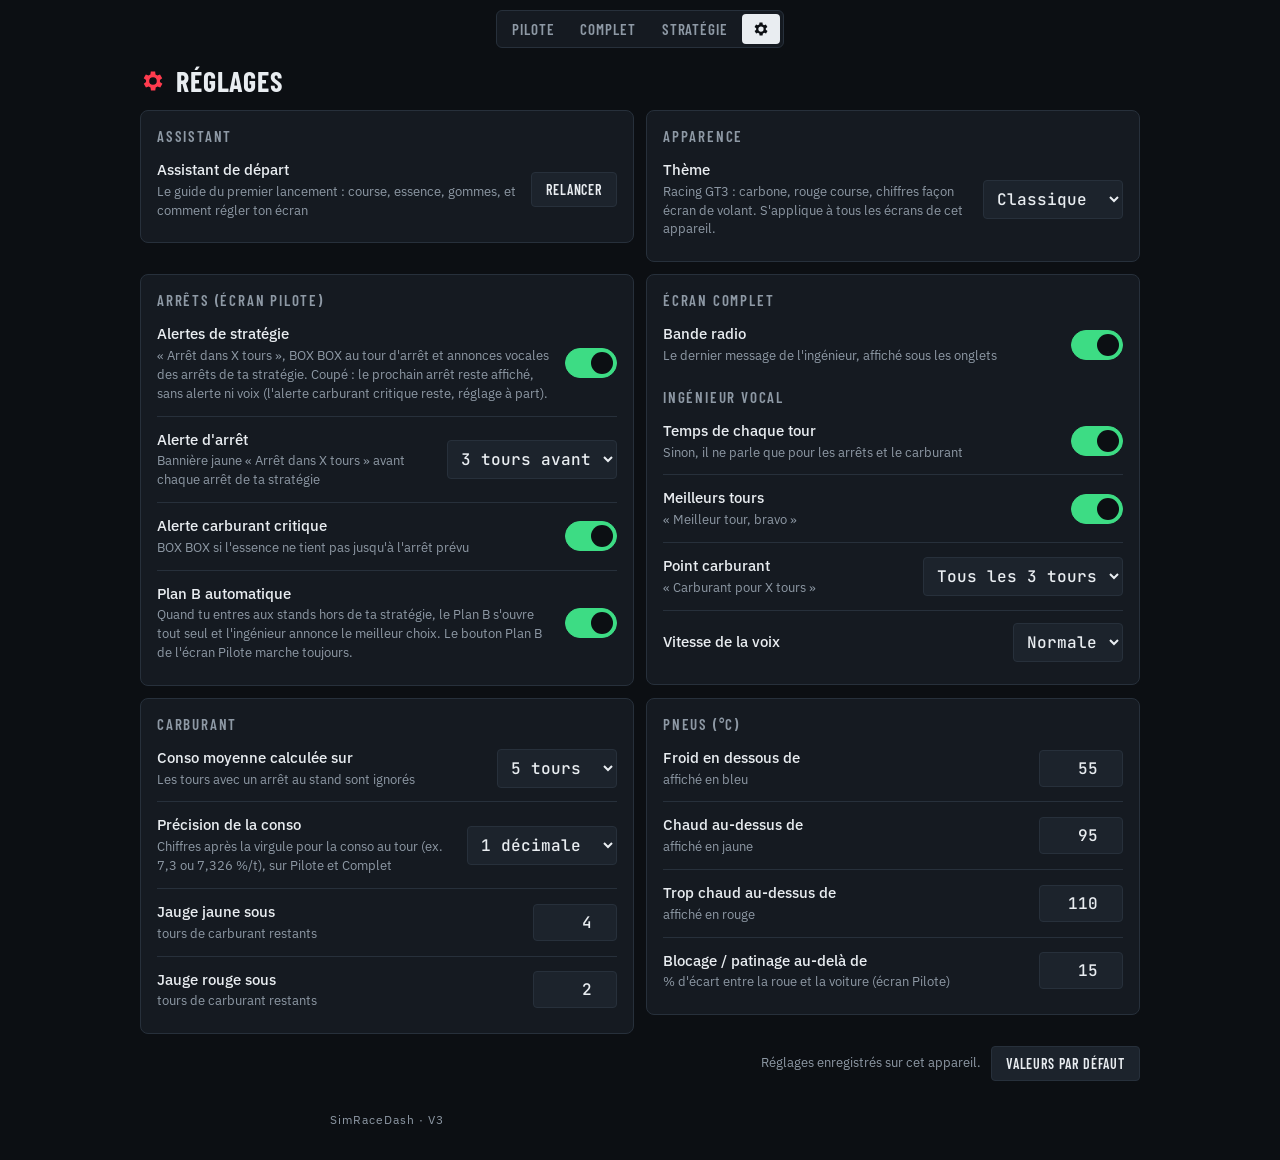
<file: race-engineer/web/reglages.html>
<!doctype html>
<html lang="fr">
<head>
<meta charset="utf-8">
<meta name="viewport" content="width=device-width,initial-scale=1,viewport-fit=cover">
<title>SimRaceDash – Réglages</title>
<meta name="theme-color" content="#0c0f13">
<meta name="apple-mobile-web-app-capable" content="yes">
<meta name="mobile-web-app-capable" content="yes">
<meta name="apple-mobile-web-app-status-bar-style" content="black-translucent">
<meta name="apple-mobile-web-app-title" content="SimRaceDash">
<link rel="apple-touch-icon" href="icons/apple-touch-icon.png">
<link rel="icon" type="image/png" href="icons/icon-192.png">
<link rel="manifest" href="manifest.webmanifest">
<link rel="stylesheet" href="fonts/fonts.css">
<style>
/* Réglages : interrupteurs et listes, regroupés par écran ; même habillage sombre que Pilote et Complet */
:root{
  --bg:#0c0f13; --panel:#151a21; --panel-2:#1c232c; --line:#27303b; --fg:#e9edf1; --muted:#8e99a5;
  --accent:#ff3b4e; --ok:#3ddc84; --warn:#ffc833; --cold:#4fa8ff;
  --f-display:"Barlow Condensed","Arial Narrow",sans-serif;
  --f-body:"IBM Plex Sans",system-ui,sans-serif;
  --f-mono:"JetBrains Mono",ui-monospace,Menlo,monospace;
  color-scheme:dark;
}
*{box-sizing:border-box}
html{-webkit-text-size-adjust:100%;background:var(--bg)}
body{margin:0;background:var(--bg);color:var(--fg);font-family:var(--f-body);font-size:15px;line-height:1.45;-webkit-tap-highlight-color:transparent}
@media (orientation:landscape){.wrap{padding-top:10px!important}}
.wrap{padding-top:calc(10px + env(safe-area-inset-top,0px));padding-bottom:calc(32px + env(safe-area-inset-bottom,0px));
  padding-left:max(10px,env(safe-area-inset-left,0px));padding-right:max(10px,env(safe-area-inset-right,0px))}
header{display:flex;justify-content:center;margin-bottom:16px}
main{max-width:1000px;margin:0 auto;display:grid;grid-template-columns:repeat(2,minmax(0,1fr));gap:12px;align-items:start}
@media (max-width:720px){main{grid-template-columns:minmax(0,1fr)}}
.panel{background:var(--panel);border:1px solid var(--line);border-radius:8px;padding:6px 16px 10px;min-width:0}
h1{grid-column:1/-1;font:700 28px var(--f-display);text-transform:uppercase;letter-spacing:.03em;margin:0;display:flex;align-items:center;gap:10px}
h1 svg{width:26px;height:26px;color:var(--accent)}
h2{font:600 15px var(--f-display);letter-spacing:.12em;text-transform:uppercase;color:var(--muted);margin:10px 0 2px}
.row{display:flex;align-items:center;justify-content:space-between;gap:14px;padding:12px 0;border-top:1px solid var(--line)}
h2+.row{border-top:0}
.row label{display:flex;flex-direction:column;gap:2px;min-width:0;cursor:pointer}
.row b{font-weight:500}
.row small{color:var(--muted);font-size:13px}
select{font:500 16px var(--f-mono);background:var(--panel-2);color:var(--fg);border:1px solid var(--line);border-radius:4px;padding:7px 9px;flex:none}
input[type=number]{font:500 16px var(--f-mono);background:var(--panel-2);color:var(--fg);border:1px solid var(--line);border-radius:4px;padding:7px 9px;width:84px;text-align:right;flex:none}
/* interrupteur */
.sw{position:relative;width:52px;height:30px;flex:none}
.sw input{position:absolute;inset:0;opacity:0;margin:0;cursor:pointer;z-index:1}
.sw i{position:absolute;inset:0;border-radius:15px;background:var(--panel-2);border:1px solid var(--line);transition:background .2s}
.sw i::after{content:"";position:absolute;top:3px;left:3px;width:22px;height:22px;border-radius:50%;background:var(--muted);transition:transform .2s,background .2s}
.sw input:checked+i{background:var(--ok);border-color:var(--ok)}
.sw input:checked+i::after{transform:translateX(22px);background:#0c0f13}
.sw input:focus-visible+i,select:focus-visible,input:focus-visible,button:focus-visible{outline:2px solid var(--accent);outline-offset:2px}
.foot{grid-column:1/-1;display:flex;align-items:center;justify-content:space-between;gap:12px;flex-wrap:wrap;color:var(--muted);font-size:13px}
.btn{background:var(--panel-2);color:var(--fg);border:1px solid var(--line);border-radius:4px;padding:8px 14px;font:600 14px var(--f-display);text-transform:uppercase;letter-spacing:.06em;cursor:pointer}
.btn.armed{background:var(--warn);border-color:var(--warn);color:#0c0f13}
.saved{color:var(--ok);font-weight:600;min-height:1.2em}
nav.tabs3{display:flex;gap:2px;background:var(--panel);border:1px solid var(--line);border-radius:6px;padding:3px}
nav.tabs3 a{color:var(--muted);text-decoration:none;font:600 15px var(--f-display);text-transform:uppercase;letter-spacing:.06em;padding:6px 12px;border-radius:4px}
nav.tabs3 a[aria-current=page]{background:var(--fg);color:var(--bg)}
nav.tabs3 a.cog{display:flex;align-items:center;padding:6px 10px}
nav.tabs3 a:focus-visible{outline:2px solid var(--accent);outline-offset:1px}
</style>
<link rel="stylesheet" href="theme-gt3.css">
<script src="tuto.js"></script>
<script>try{var o=JSON.parse(localStorage.getItem("gt7-opts")||"{}");if(o.theme==="gt3")document.documentElement.setAttribute("data-theme",o.theme)}catch(e){}</script>
</head>
<body>
<div class="wrap">
<header>
  <nav class="tabs3" aria-label="Écrans">
    <a href="pilote.html">Pilote</a>
    <a href="index.html">Complet</a>
    <a href="strategie.html">Stratégie</a>
    <a href="reglages.html" class="cog" aria-current="page" aria-label="Réglages" title="Réglages"><svg viewBox="0 0 24 24" width="18" height="18" aria-hidden="true" style="display:block"><path fill="currentColor" d="M18.4 13a7.6 7.6 0 0 0 0-2l2.1-1.6-2-3.5-2.5 1a7.5 7.5 0 0 0-1.7-1L14 3.3h-4l-.4 2.6a7.5 7.5 0 0 0-1.7 1l-2.5-1-2 3.5L5.6 11a7.6 7.6 0 0 0 0 2l-2.1 1.6 2 3.5 2.5-1a7.5 7.5 0 0 0 1.7 1l.4 2.6h4l.4-2.6a7.5 7.5 0 0 0 1.7-1l2.5 1 2-3.5zM12 15.5a3.5 3.5 0 1 1 0-7 3.5 3.5 0 0 1 0 7z"/></svg></a>
  </nav>
</header>
<main>
  <h1><svg viewBox="0 0 24 24" aria-hidden="true"><path fill="currentColor" d="M19.4 13a7.6 7.6 0 0 0 0-2l2.1-1.6-2-3.5-2.5 1a7.5 7.5 0 0 0-1.7-1L15 3.3h-4l-.4 2.6a7.5 7.5 0 0 0-1.7 1l-2.5-1-2 3.5L6.6 11a7.6 7.6 0 0 0 0 2l-2.1 1.6 2 3.5 2.5-1a7.5 7.5 0 0 0 1.7 1l.4 2.6h4l.4-2.6a7.5 7.5 0 0 0 1.7-1l2.5 1 2-3.5zM13 15.5a3.5 3.5 0 1 1 0-7 3.5 3.5 0 0 1 0 7z" transform="translate(-1 0)"/></svg>Réglages</h1>

  <section class="panel">
    <h2>Assistant</h2>
    <div class="row"><label for="wizBtn"><b>Assistant de départ</b><small>Le guide du premier lancement : course, essence, gommes, et comment régler ton écran</small></label><button class="btn" type="button" id="wizBtn">Relancer</button></div>
  </section>
  <section class="panel">
    <h2>Apparence</h2>
    <div class="row"><label for="theme"><b>Thème</b><small>Racing GT3 : carbone, rouge course, chiffres façon écran de volant. S'applique à tous les écrans de cet appareil.</small></label>
      <select id="theme"><option value="classic">Classique</option><option value="gt3">Racing GT3</option></select></div>
  </section>

  <section class="panel">
    <h2>Arrêts (écran Pilote)</h2>
    <div class="row"><label for="stratAlerts"><b>Alertes de stratégie</b><small>« Arrêt dans X tours », BOX BOX au tour d'arrêt et annonces vocales des arrêts de ta stratégie. Coupé : le prochain arrêt reste affiché, sans alerte ni voix (l'alerte carburant critique reste, réglage à part).</small></label><span class="sw"><input type="checkbox" id="stratAlerts"><i></i></span></div>
    <div class="row"><label for="warnLaps"><b>Alerte d'arrêt</b><small>Bannière jaune « Arrêt dans X tours » avant chaque arrêt de ta stratégie</small></label>
      <select id="warnLaps"><option value="0">Désactivée</option><option value="1">1 tour avant</option><option value="2">2 tours avant</option><option value="3">3 tours avant</option><option value="4">4 tours avant</option><option value="5">5 tours avant</option></select></div>
    <div class="row"><label for="fuelSafety"><b>Alerte carburant critique</b><small>BOX BOX si l'essence ne tient pas jusqu'à l'arrêt prévu</small></label><span class="sw"><input type="checkbox" id="fuelSafety"><i></i></span></div>
    <div class="row"><label for="planBAuto"><b>Plan B automatique</b><small>Quand tu entres aux stands hors de ta stratégie, le Plan B s'ouvre tout seul et l'ingénieur annonce le meilleur choix. Le bouton Plan B de l'écran Pilote marche toujours.</small></label><span class="sw"><input type="checkbox" id="planBAuto"><i></i></span></div>
  </section>

  <section class="panel">
    <h2>Écran Complet</h2>
    <div class="row"><label for="radio"><b>Bande radio</b><small>Le dernier message de l'ingénieur, affiché sous les onglets</small></label><span class="sw"><input type="checkbox" id="radio"><i></i></span></div>
    <h2>Ingénieur vocal</h2>
    <div class="row"><label for="voiceLapTime"><b>Temps de chaque tour</b><small>Sinon, il ne parle que pour les arrêts et le carburant</small></label><span class="sw"><input type="checkbox" id="voiceLapTime"><i></i></span></div>
    <div class="row"><label for="voiceBest"><b>Meilleurs tours</b><small>« Meilleur tour, bravo »</small></label><span class="sw"><input type="checkbox" id="voiceBest"><i></i></span></div>
    <div class="row"><label for="voiceFuelEvery"><b>Point carburant</b><small>« Carburant pour X tours »</small></label>
      <select id="voiceFuelEvery"><option value="0">Jamais</option><option value="1">Chaque tour</option><option value="2">Tous les 2 tours</option><option value="3">Tous les 3 tours</option><option value="5">Tous les 5 tours</option></select></div>
    <div class="row"><label for="voiceRate"><b>Vitesse de la voix</b></label>
      <select id="voiceRate"><option value="0.9">Lente</option><option value="1.05">Normale</option><option value="1.25">Rapide</option></select></div>
  </section>

  <section class="panel">
    <h2>Carburant</h2>
    <div class="row"><label for="consAvg"><b>Conso moyenne calculée sur</b><small>Les tours avec un arrêt au stand sont ignorés</small></label>
      <select id="consAvg"><option value="3">3 tours</option><option value="5">5 tours</option><option value="10">10 tours</option></select></div>
    <div class="row"><label for="fuelDec"><b>Précision de la conso</b><small>Chiffres après la virgule pour la conso au tour (ex. 7,3 ou 7,326 %/t), sur Pilote et Complet</small></label>
      <select id="fuelDec"><option value="1">1 décimale</option><option value="2">2 décimales</option><option value="3">3 décimales</option></select></div>
    <div class="row"><label for="fuelWarn"><b>Jauge jaune sous</b><small>tours de carburant restants</small></label><input type="number" id="fuelWarn" min="1" max="20" step="1"></div>
    <div class="row"><label for="fuelCrit"><b>Jauge rouge sous</b><small>tours de carburant restants</small></label><input type="number" id="fuelCrit" min="1" max="20" step="1"></div>
  </section>

  <section class="panel">
    <h2>Pneus (°C)</h2>
    <div class="row"><label for="tCold"><b>Froid en dessous de</b><small>affiché en bleu</small></label><input type="number" id="tCold" min="0" max="200" step="1"></div>
    <div class="row"><label for="tHot"><b>Chaud au-dessus de</b><small>affiché en jaune</small></label><input type="number" id="tHot" min="0" max="200" step="1"></div>
    <div class="row"><label for="tOver"><b>Trop chaud au-dessus de</b><small>affiché en rouge</small></label><input type="number" id="tOver" min="0" max="200" step="1"></div>
    <div class="row"><label for="slipPct"><b>Blocage / patinage au-delà de</b><small>% d'écart entre la roue et la voiture (écran Pilote)</small></label><input type="number" id="slipPct" min="5" max="60" step="1"></div>
  </section>

  <section class="panel" id="appPanel" hidden>
    <h2>Appli Android</h2>
    <div class="row"><label for="updBtn"><b>Mise à jour</b><small id="appVer">L'appli vérifie aussi toute seule au démarrage</small></label><button class="btn" type="button" id="updBtn">Rechercher</button></div>
  </section>
  <div class="foot">
    <span class="saved" id="saved" role="status"></span>
    <span style="display:flex;gap:10px;align-items:center;flex-wrap:wrap"><span>Réglages enregistrés sur cet appareil.</span><button class="btn" type="button" id="reset">Valeurs par défaut</button></span>
  </div>
  <p style="text-align:center;margin:18px 0 0;font-size:12px;letter-spacing:.08em;color:var(--muted)">SimRaceDash · V3</p>
</main>
</div>
<script>
// Réglages du Race Engineer, partagés par tous les écrans de cet appareil.
// L'onglet ⚙ Réglages les modifie ; les écrans les relisent à chaque mise à jour, donc ça s'applique tout de suite.
const OPTS_DEF = {
  // Arrêts (écran Pilote)
  warnLaps: 3,        // bannière « Arrêt dans X tours » : combien de tours avant l'arrêt prévu
  boxFlash: true,     // BOX BOX clignotant
  stratAlerts: true,  // alertes de la stratégie : bannière et voix « Arrêt dans X tours », BOX BOX au tour d'arrêt
  fuelSafety: true,   // BOX BOX « Carburant critique » si l'essence ne tient pas jusqu'à l'arrêt prévu
  planBAuto: true,    // Plan B ouvert tout seul dans la voie des stands (et après un arrêt hors plan)
  // Écran Complet
  radio: true,        // bande radio avec les messages de l'ingénieur
  // Ingénieur vocal
  voiceLapTime: true, // annoncer le temps de chaque tour
  voiceBest: true,    // annoncer les meilleurs tours
  voiceFuelEvery: 3,  // annoncer le carburant restant tous les N tours (0 = jamais)
  voiceRate: 1.05,    // vitesse de la voix
  // Carburant
  consAvg: 5,         // conso moyenne calculée sur les N derniers tours sans arrêt
  fuelDec: 1,         // décimales de la conso au tour en % (1, 2 ou 3)
  fuelWarn: 4,        // jauge jaune sous N tours de carburant
  fuelCrit: 2,        // jauge rouge sous N tours de carburant
  // Pneus (°C)
  tCold: 55,          // en dessous : froid (bleu)
  tHot: 95,           // au-dessus : chaud (jaune)
  tOver: 110,         // au-dessus : trop chaud (rouge)
  slipPct: 15,        // blocage / patinage affiché au-delà de ce % (écran Pilote)
  theme: "classic"    // apparence : "classic" ou "gt3" (Racing GT3)
};
function opts() {
  try { return Object.assign({}, OPTS_DEF, JSON.parse(localStorage.getItem("gt7-opts") || "{}")); }
  catch (e) { return Object.assign({}, OPTS_DEF); }
}
function saveOpts(o) {
  try { localStorage.setItem("gt7-opts", JSON.stringify(o)); return true; } catch (e) { return false; }
}
function tyreColorOpt(t) {
  const O = opts();
  if (typeof t !== "number" || !isFinite(t)) return "var(--panel-2)";
  return t < O.tCold ? "var(--cold)" : t <= O.tHot ? "var(--ok)" : t <= O.tOver ? "var(--warn)" : "var(--accent)";
}
</script>
<script>
const $=id=>document.getElementById(id);
const BOOL=["stratAlerts","fuelSafety","planBAuto","radio","voiceLapTime","voiceBest"];
const NUM=["warnLaps","voiceFuelEvery","voiceRate","consAvg","fuelDec","fuelWarn","fuelCrit","tCold","tHot","tOver","slipPct"];
function fill(){const O=opts();BOOL.forEach(k=>$(k).checked=!!O[k]);NUM.forEach(k=>$(k).value=String(O[k]));$("theme").value=O.theme==="gt3"?"gt3":"classic";applyTheme(O.theme)}
function applyTheme(v){if(v==="gt3")document.documentElement.setAttribute("data-theme",v);else document.documentElement.removeAttribute("data-theme")}
let t;
function store(){const O=opts();BOOL.forEach(k=>O[k]=$(k).checked);
  NUM.forEach(k=>{const v=parseFloat($(k).value);if(isFinite(v))O[k]=v});
  if(O.fuelCrit>O.fuelWarn)O.fuelCrit=O.fuelWarn;
  O.theme=$("theme").value;applyTheme(O.theme);
  const ok=saveOpts(O);$("saved").textContent=ok?"✓ Enregistré":"Enregistrement impossible sur ce navigateur";clearTimeout(t);t=setTimeout(()=>$("saved").textContent="",1800)}
document.querySelector("main").addEventListener("change",store);
document.querySelector("main").addEventListener("input",e=>{if(e.target.type==="number")store()});
let armed=false;
$("reset").addEventListener("click",()=>{const b=$("reset");
  if(!armed){armed=true;b.classList.add("armed");b.textContent="Confirmer";setTimeout(()=>{if(armed){armed=false;b.classList.remove("armed");b.textContent="Valeurs par défaut"}},4000);return}
  armed=false;b.classList.remove("armed");b.textContent="Valeurs par défaut";saveOpts(Object.assign({},OPTS_DEF));fill();$("saved").textContent="✓ Valeurs par défaut remises"});
fill();
// assistant du premier lancement (tuto.js)
if(window.Tuto)$("wizBtn").addEventListener("click",()=>Tuto.open())
// dans l'appli Android : version installée et mise à jour depuis GitHub
if(window.AndroidApp){try{$("appPanel").hidden=false;
  $("appVer").textContent="Version installée : "+AndroidApp.version()+" · l'appli vérifie aussi toute seule au démarrage";
  $("updBtn").addEventListener("click",()=>AndroidApp.checkUpdate())}catch(e){}}
</script>
</body>
</html>
</file>
<file: race-engineer/web/fonts/fonts.css>
/* Polices du thème Classique, intégrées à l'appli : même rendu avec ou sans internet (licences OFL dans ce dossier). */
@font-face{font-family:"Barlow Condensed";src:url(BarlowCondensed-Medium.woff) format("woff");font-weight:500;font-style:normal;font-display:swap}
@font-face{font-family:"Barlow Condensed";src:url(BarlowCondensed-SemiBold.woff) format("woff");font-weight:600;font-style:normal;font-display:swap}
@font-face{font-family:"Barlow Condensed";src:url(BarlowCondensed-Bold.woff) format("woff");font-weight:700;font-style:normal;font-display:swap}
@font-face{font-family:"IBM Plex Sans";src:url(IBMPlexSans-400.woff) format("woff");font-weight:400;font-style:normal;font-display:swap}
@font-face{font-family:"IBM Plex Sans";src:url(IBMPlexSans-500.woff) format("woff");font-weight:500;font-style:normal;font-display:swap}
@font-face{font-family:"IBM Plex Sans";src:url(IBMPlexSans-600.woff) format("woff");font-weight:600;font-style:normal;font-display:swap}
@font-face{font-family:"JetBrains Mono";src:url(JetBrainsMono-400.woff) format("woff");font-weight:400;font-style:normal;font-display:swap}
@font-face{font-family:"JetBrains Mono";src:url(JetBrainsMono-500.woff) format("woff");font-weight:500;font-style:normal;font-display:swap}
@font-face{font-family:"JetBrains Mono";src:url(JetBrainsMono-600.woff) format("woff");font-weight:600;font-style:normal;font-display:swap}
@font-face{font-family:"JetBrains Mono";src:url(JetBrainsMono-700.woff) format("woff");font-weight:700;font-style:normal;font-display:swap}
</file>
<file: race-engineer/web/theme-gt3.css>
/* Thème « Racing GT3 » : carbone, rouge course, chiffres italiques façon écran de volant.
   Activé dans ⚙ Réglages › Apparence (html[data-theme=gt3]). Aucun logo ni livrée de marque. */
/* police embarquée dans l'appli (fonctionne sans internet) : Saira Condensed, licence OFL (fonts/OFL-SairaCondensed.txt) */
@font-face{font-family:"Saira Condensed";src:url(fonts/SairaCondensed-Medium.woff) format("woff");font-weight:500;font-style:normal;font-display:swap}
@font-face{font-family:"Saira Condensed";src:url(fonts/SairaCondensed-SemiBold.woff) format("woff");font-weight:600;font-style:normal;font-display:swap}
@font-face{font-family:"Saira Condensed";src:url(fonts/SairaCondensed-Bold.woff) format("woff");font-weight:700;font-style:normal;font-display:swap}
@font-face{font-family:"Saira Condensed";src:url(fonts/SairaCondensed-ExtraBold.woff) format("woff");font-weight:800;font-style:normal;font-display:swap}


html[data-theme=gt3]{
  --bg:#050506; --panel:#101013; --panel-2:#1b1b1f; --line:#2b2b31; --fg:#f4f4f1; --muted:#8f8f97;
  --accent:#e4002b; --ok:#2fe36c; --warn:#ffd200; --cold:#3aa8ff; --spin:#ff8a1f;
  --soft:#ff2f46; --med:#ffd200; --hard:#ececec;
  --rpm-a:#2fe36c; --rpm-b:#ff2a2a; --rpm-c:#2f7bff;
  --f-display:"Saira Condensed","Barlow Condensed","Arial Narrow",sans-serif;
  --f-mono:"Saira Condensed","JetBrains Mono",ui-monospace,monospace;
  --carbon:repeating-linear-gradient(45deg,rgba(255,255,255,.022) 0 2px,transparent 2px 4px),
           repeating-linear-gradient(-45deg,rgba(0,0,0,.35) 0 2px,transparent 2px 4px);
  background:var(--bg);
}
html[data-theme=gt3] body{background:var(--carbon),var(--bg)}

/* ---- onglets et boutons : inclinés, rouge course ---- */
html[data-theme=gt3] nav.tabs3{background:#0b0b0d;border-color:#2b2b31;border-radius:2px;gap:3px}
html[data-theme=gt3] nav.tabs3 a{transform:skewX(-12deg);border-radius:1px;font-weight:700;font-style:italic;color:#9a9aa2}
html[data-theme=gt3] nav.tabs3 a[aria-current=page]{background:var(--accent);color:#fff;box-shadow:0 0 14px rgba(228,0,43,.45)}
html[data-theme=gt3] .pill,html[data-theme=gt3] .btn{transform:skewX(-10deg);border-radius:1px;font-style:italic}
html[data-theme=gt3] .btn.on{background:var(--accent);border-color:var(--accent)}

/* ---- cartes : graphite, coin coupé, bande rouge ---- */
html[data-theme=gt3] .card,html[data-theme=gt3] .panel{
  background:linear-gradient(180deg,#151518 0%,#0d0d10 100%);border:1px solid #26262c;border-radius:2px;
  clip-path:polygon(0 0,calc(100% - 16px) 0,100% 16px,100% 100%,0 100%);position:relative}
html[data-theme=gt3] .card::after,html[data-theme=gt3] .panel::after{content:"";position:absolute;left:0;top:0;width:54px;height:3px;background:var(--accent);
  transform:skewX(-30deg);transform-origin:left;pointer-events:none}
html[data-theme=gt3] .lbl,html[data-theme=gt3] .panel h2{font-style:italic;letter-spacing:.14em;font-weight:700}
@media (max-width:480px){html[data-theme=gt3] .panel h2{letter-spacing:.06em;font-size:18px}}
html[data-theme=gt3] .kv div,html[data-theme=gt3] .chronos div,html[data-theme=gt3] .relays>div{background:#18181c;border-radius:1px;border-left:2px solid #34343b}

/* ---- chiffres façon écran de volant ---- */
html[data-theme=gt3] .big,html[data-theme=gt3] .fuel-laps,html[data-theme=gt3] .gear,html[data-theme=gt3] .speed,
html[data-theme=gt3] .chronos b,html[data-theme=gt3] .tyre .t,html[data-theme=gt3] .liters b,html[data-theme=gt3] .mid,
html[data-theme=gt3] .kv b,html[data-theme=gt3] .relays b,html[data-theme=gt3] .tyre{font-style:italic;font-weight:800;letter-spacing:0}
html[data-theme=gt3] .gear{color:#fff;text-shadow:0 0 22px rgba(228,0,43,.35)}
html[data-theme=gt3] .speed small,html[data-theme=gt3] .unit{font-style:italic}

/* ---- compte-tours : segments inclinés, vert → rouge → bleu ---- */
html[data-theme=gt3] .rpm{gap:4px}
html[data-theme=gt3] .rpm i,html[data-theme=gt3] .shift i{transform:skewX(-24deg);border-radius:0}
html[data-theme=gt3] .gauge,html[data-theme=gt3] .gauge i,html[data-theme=gt3] .stint .wear{border-radius:1px}

/* ---- alertes, bandeaux, pneus ---- */
html[data-theme=gt3] .stop,html[data-theme=gt3] .pitAlert{border-radius:1px;font-style:italic;font-weight:800;
  clip-path:polygon(8px 0,100% 0,calc(100% - 8px) 100%,0 100%)}
html[data-theme=gt3] .tyre{border-radius:3px}
html[data-theme=gt3] .chip{font-style:italic}
html[data-theme=gt3] .radio{border-radius:1px;font-style:italic}

/* ---- Réglages ---- */
html[data-theme=gt3] select,html[data-theme=gt3] input[type=number],html[data-theme=gt3] input[type=text]{border-radius:1px}
html[data-theme=gt3] .sw i{border-radius:2px}

/* ---- Stratégie (page claire d'habitude) : passe en sombre ---- */
html[data-theme=gt3][data-page=strat]{
  --bg:#050506; --surface:#121215; --fg:#f2f2ee; --muted:#9a9aa1; --line:#2b2b31;
  --accent:#e4002b; --accent-soft:#3a0b15; --flag:#ffd200; --flag-soft:#2b2400; --ok:#2fe36c; --ok-soft:#0e2a18;
  --input:#1b1b1f; --input-line:#3a3a41; --soft:#ff2f46; --med:#ffd200; --hard:#d9d9d9;
  color-scheme:dark;
}
html[data-theme=gt3][data-page=strat] body{background:var(--carbon),var(--bg);color:var(--fg)}
html[data-theme=gt3][data-page=strat] .topnav{background:#000}
html[data-theme=gt3][data-page=strat] .topnav nav.tabs3 a[aria-current=page]{background:var(--accent);color:#fff}
html[data-theme=gt3][data-page=strat] h1{font-style:italic;font-weight:800}
html[data-theme=gt3][data-page=strat] nav.tabs button{font-style:italic}

/* ---- Plan B, mode Disposition, conseils (même langage que les cartes) ---- */
html[data-theme=gt3] .pb{background:rgba(0,0,0,.72)}
html[data-theme=gt3] .pbBox{border-radius:2px;border:1px solid #2b2b31;border-top:3px solid var(--accent);background:linear-gradient(180deg,#17171b 0%,#0d0d10 100%);
  clip-path:polygon(0 0,calc(100% - 18px) 0,100% 18px,100% 100%,0 100%)}
html[data-theme=gt3] .pbBox h2{color:#fff;font-style:italic;font-weight:800;letter-spacing:.06em}
html[data-theme=gt3] .pbBox .sub{font-style:italic;color:var(--muted)}
html[data-theme=gt3] .pbOpt{border-radius:1px;border:1px solid #26262c;border-left:3px solid #3a3a41;background:#18181c}
html[data-theme=gt3] .pbOpt:hover,html[data-theme=gt3] .pbOpt:focus-visible{border-color:var(--accent);border-left-color:var(--accent)}
html[data-theme=gt3] .pbOpt.best{border-color:#1f5f39;border-left-color:var(--ok)}
html[data-theme=gt3] .pbOpt b,html[data-theme=gt3] .pbOpt em{font-style:italic;font-weight:800}
html[data-theme=gt3] .pbOpt small{font-style:italic}
html[data-theme=gt3] .editBar{border-radius:1px;border-color:var(--accent);background:#0d0d10}
html[data-theme=gt3] .editBar b{font-style:italic}
html[data-theme=gt3] .edOv{border-radius:2px;border-color:var(--accent);background:rgba(5,5,6,.78)}
html[data-theme=gt3] .edOv .nm{font-style:italic;font-weight:800}
html[data-theme=gt3] .edOv .grip{transform:skewX(-10deg);border-radius:1px;font-style:italic}
html[data-theme=gt3] .dropInd{border-radius:1px;background:rgba(228,0,43,.3)}
html[data-theme=gt3] .ghost{border-radius:1px;transform:translate(-50%,-50%) skewX(-10deg);font-style:italic}
html[data-theme=gt3] #fuelTip,html[data-theme=gt3] .radio{font-style:italic}
html[data-theme=gt3] #finLap{font-style:italic;font-weight:800}

/* ---- Stratégie : onglets et choix actifs en rouge course, comme la barre du haut ---- */
html[data-theme=gt3][data-page=strat] nav.tabs{border-bottom-color:var(--accent);gap:4px}
html[data-theme=gt3][data-page=strat] nav.tabs button{font-style:italic;font-weight:700;border-radius:1px;transform:skewX(-10deg)}
html[data-theme=gt3][data-page=strat] nav.tabs button[aria-selected=true]{background:var(--accent);color:#fff}
html[data-theme=gt3][data-page=strat] .modebar{border-radius:1px;border-color:#3a3a41}
html[data-theme=gt3][data-page=strat] .modebar button{font-style:italic}
html[data-theme=gt3][data-page=strat] .modebar button[aria-pressed=true]{background:var(--accent);color:#fff}
html[data-theme=gt3][data-page=strat] .panel{border-radius:2px}
html[data-theme=gt3][data-page=strat] .kpis{border-radius:2px}
html[data-theme=gt3][data-page=strat] .k b{font-style:italic;font-weight:800}
html[data-theme=gt3][data-page=strat] .mini,html[data-theme=gt3][data-page=strat] .reset{border-radius:1px;font-style:italic}
html[data-theme=gt3][data-page=strat] .race{border-radius:2px;background:#121215}
html[data-theme=gt3][data-page=strat] .race>button.rh b{font-style:italic;font-weight:800}
html[data-theme=gt3][data-page=strat] .race .rd h3{font-style:italic}
html[data-theme=gt3][data-page=strat] th{border-bottom-color:#3a3a41}
html[data-theme=gt3][data-page=strat] .tag{border-radius:1px;font-style:italic}

/* Saira est plus haute que les polices de secours : lignes de chiffres resserrées pour que tout tienne dans les fenêtres */
html[data-theme=gt3] .chronos b,html[data-theme=gt3] .kv b,html[data-theme=gt3] .relays b,html[data-theme=gt3] .liters b,
html[data-theme=gt3] .speed,html[data-theme=gt3] .chronos small,html[data-theme=gt3] .kv small,html[data-theme=gt3] .relays .who,
html[data-theme=gt3] .lbl,html[data-theme=gt3] .coreRow{line-height:1}
html[data-theme=gt3] .chronos div{padding-top:5px;padding-bottom:5px}
html[data-theme=gt3] .relays>div{padding-top:3px;padding-bottom:3px}
html[data-theme=gt3] .relays .chip{width:24px;height:24px}
</file>
